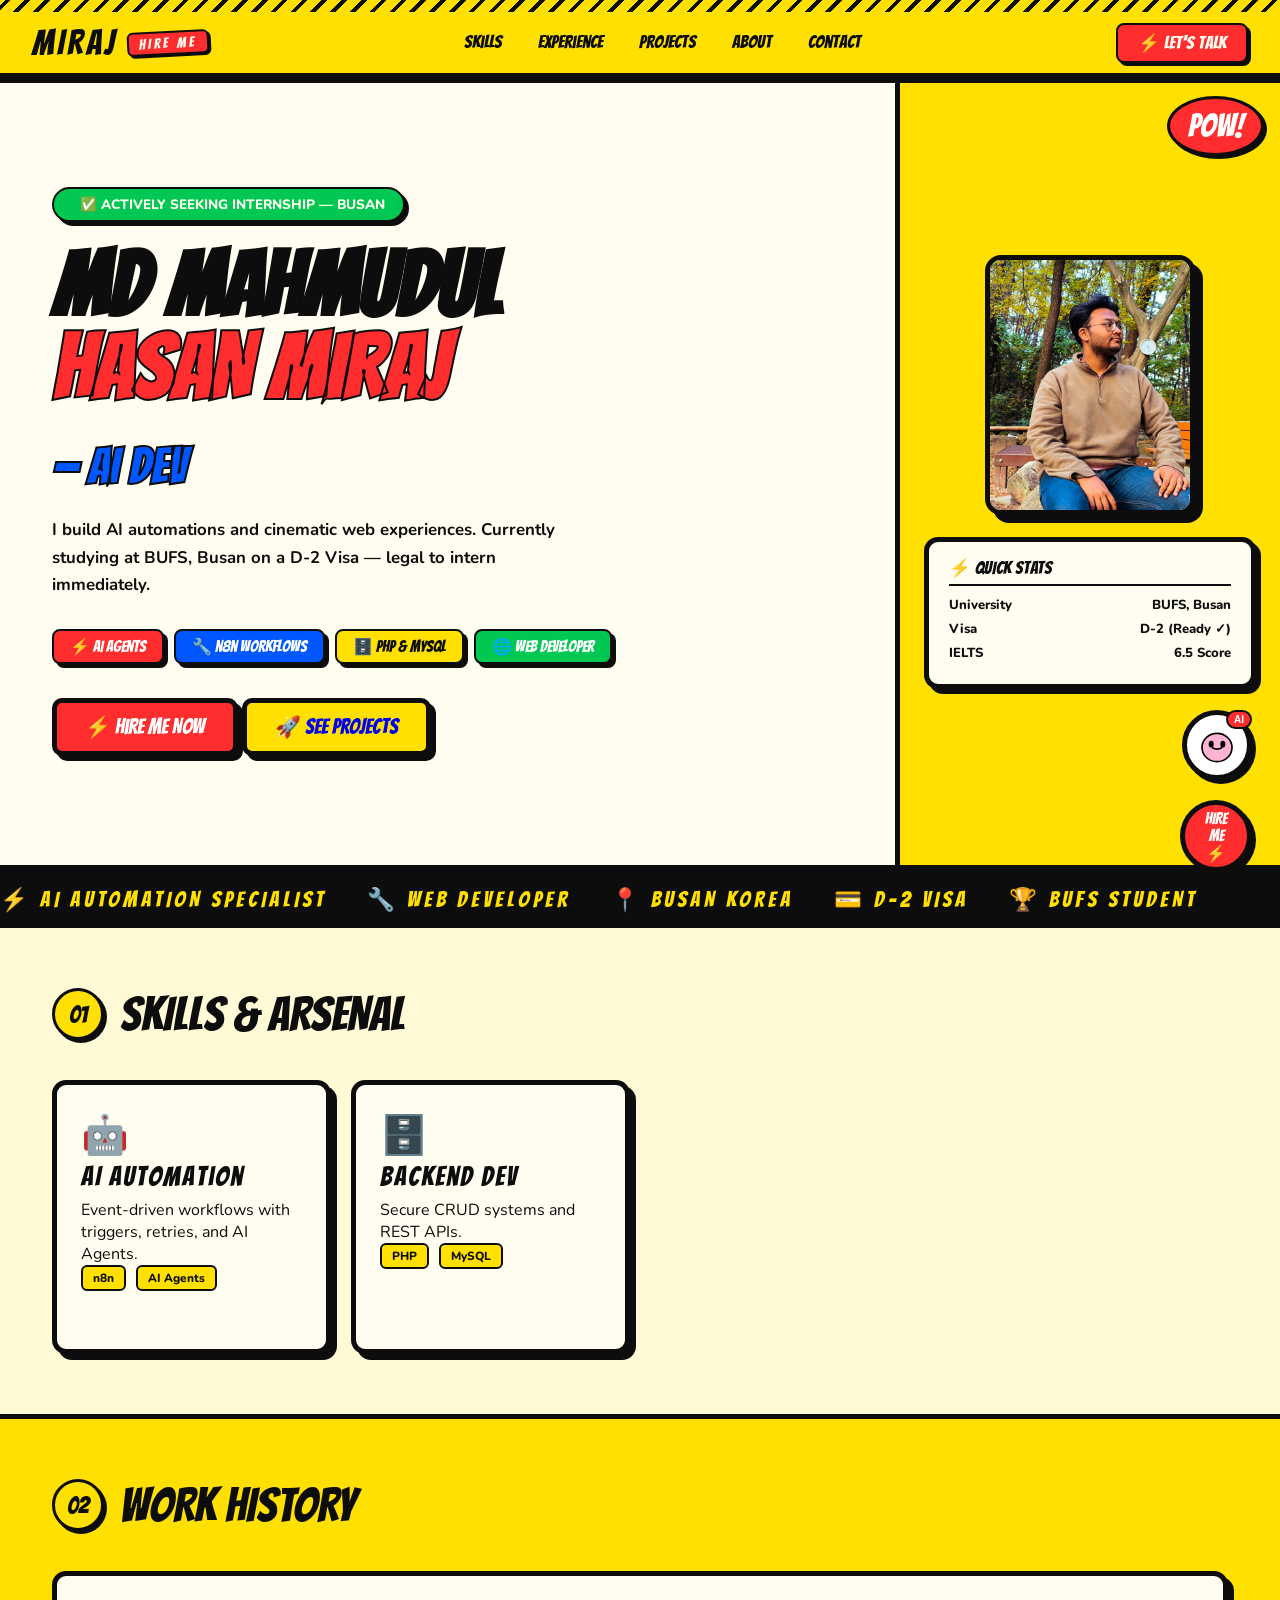
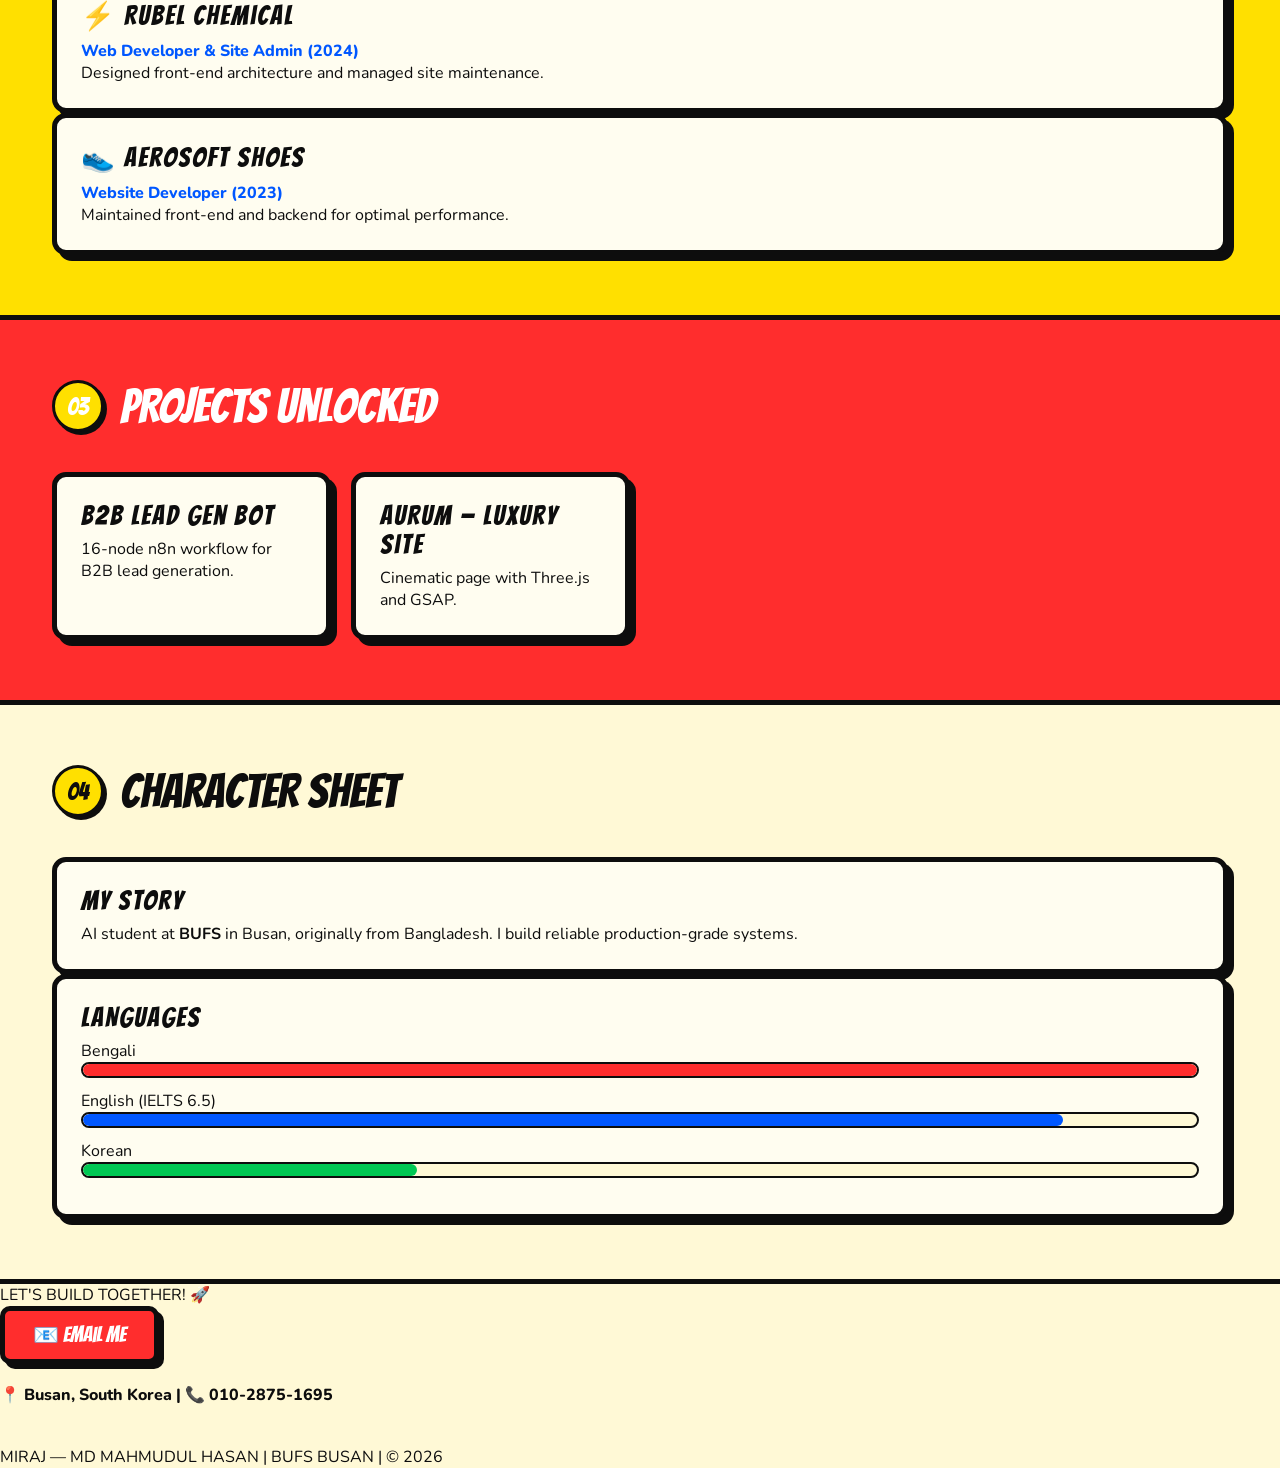
<file: index.html>
<!DOCTYPE html>
<html lang="en">
<head>
  <meta charset="UTF-8" />
  <meta name="viewport" content="width=device-width, initial-scale=1" />
  <meta property="og:title" content="MIRAJ — AI Dev & Automation Hero" />
  <meta property="og:description" content="AI Automation | PHP & MySQL | Workflow Builder | Busan, Korea" />
  <title>MIRAJ • Md Mahmudul Hasan — Portfolio</title>
  <link rel="preconnect" href="https://fonts.googleapis.com" />
  <link rel="preconnect" href="https://fonts.gstatic.com" crossorigin />
  <link href="https://fonts.googleapis.com/css2?family=Bangers&family=Nunito:wght@400;600;700;800;900&display=swap" rel="stylesheet" />

  <style>
    :root {
      --yellow: #FFE000; --red: #FF2D2D; --blue: #0057FF; --ink: #0D0D0D;
      --white: #FFFDF0; --cream: #FFF9D6; --green: #00C853;
      --border: 3px solid var(--ink); --border-thick: 5px solid var(--ink);
      --shadow: 4px 4px 0px var(--ink); --shadow-big: 6px 6px 0px var(--ink);
    }
    *, *::before, *::after { box-sizing: border-box; margin: 0; padding: 0; }
    html { scroll-behavior: smooth; }
    body { font-family: 'Nunito', sans-serif; background: var(--cream); color: var(--ink); overflow-x: hidden; }
    body::before { content: ''; position: fixed; inset: 0; background-image: radial-gradient(circle, rgba(0,0,0,0.07) 1px, transparent 1px); background-size: 20px 20px; pointer-events: none; z-index: 0; }
    .stripe-bar { background: repeating-linear-gradient(-45deg, var(--yellow), var(--yellow) 10px, var(--ink) 10px, var(--ink) 14px); height: 12px; width: 100%; }

    /* NAV */
    nav { position: sticky; top: 0; z-index: 100; background: var(--yellow); border-bottom: var(--border-thick); display: flex; align-items: center; justify-content: space-between; padding: 0 32px; height: 66px; box-shadow: 0 5px 0 var(--ink); }
    .nav-logo { font-family: 'Bangers', cursive; font-size: 2.2rem; letter-spacing: 3px; color: var(--ink); text-decoration: none; display: flex; align-items: center; gap: 10px; }
    .nav-logo .badge { background: var(--red); color: var(--white); border: 2px solid var(--ink); border-radius: 6px; padding: 2px 10px; font-size: 0.9rem; transform: rotate(-3deg); box-shadow: 2px 2px 0 var(--ink); }
    .nav-links { display: flex; gap: 4px; list-style: none; }
    .nav-links a { font-family: 'Bangers', cursive; font-size: 1.15rem; text-decoration: none; color: var(--ink); padding: 7px 16px; border-radius: 8px; transition: 0.15s; }
    .nav-links a:hover { background: var(--ink); color: var(--yellow); transform: translateY(-2px); }
    .nav-hire { font-family: 'Bangers', cursive; font-size: 1.1rem; background: var(--red); color: var(--white); border: 2px solid var(--ink); box-shadow: 3px 3px 0 var(--ink); padding: 8px 20px; border-radius: 8px; text-decoration: none; cursor: pointer; }

    /* HERO */
    .hero { display: grid; grid-template-columns: 1fr 380px; min-height: 88vh; border-bottom: var(--border-thick); position: relative; z-index: 1; }
    .hero-left { background: var(--white); border-right: var(--border-thick); padding: 50px 52px; display: flex; flex-direction: column; justify-content: center; position: relative; overflow: hidden; }
    .status-pill { display: inline-flex; align-items: center; gap: 8px; background: var(--green); color: var(--white); border: 2px solid var(--ink); border-radius: 30px; padding: 6px 18px; font-size: 0.85rem; font-weight: 800; box-shadow: var(--shadow); margin-bottom: 22px; width: fit-content; animation: pulse-pill 2s infinite; }
    @keyframes pulse-pill { 0%,100%{transform:scale(1)} 50%{transform:scale(1.04)} }
    .hero-title { font-family: 'Bangers', cursive; font-size: clamp(3.5rem, 7vw, 6.5rem); line-height: 0.93; }
    .red-stroke { color: var(--red); -webkit-text-stroke: 2px var(--ink); display: block; }
    .blue-stroke { color: var(--blue); -webkit-text-stroke: 2px var(--ink); }
    .hero-sub { font-size: 1.05rem; font-weight: 700; margin: 22px 0 30px; line-height: 1.65; max-width: 530px; }
    .chips { display: flex; flex-wrap: wrap; gap: 10px; margin-bottom: 34px; }
    .chip { font-family: 'Bangers', cursive; font-size: 1rem; padding: 6px 16px; border: 2px solid var(--ink); border-radius: 8px; box-shadow: var(--shadow); transition: 0.15s; }
    .chip-r { background: var(--red); color: white; } .chip-b { background: var(--blue); color: white; } .chip-y { background: var(--yellow); } .chip-g { background: var(--green); color: white; }
    .btn { font-family: 'Bangers', cursive; font-size: 1.3rem; padding: 12px 28px; border: var(--border-thick); border-radius: 10px; text-decoration: none; box-shadow: 5px 5px 0 var(--ink); transition: 0.15s; display: inline-flex; align-items: center; gap: 8px; }
    .btn-red { background: var(--red); color: white; } .btn-yellow { background: var(--yellow); } .btn-blue { background: var(--blue); color: white; }
    .btn:hover { transform: translate(-3px,-3px); box-shadow: 8px 8px 0 var(--ink); }

    /* HERO RIGHT */
    .hero-right { background: var(--yellow); display: flex; flex-direction: column; align-items: center; justify-content: center; padding: 32px 24px; gap: 22px; position: relative; }
    .pow { font-family: 'Bangers', cursive; position: absolute; border: 3px solid var(--ink); box-shadow: 3px 3px 0 var(--ink); animation: wobble 3s infinite; }
    .pow-1 { top: 18px; right: 16px; background: var(--red); color: white; padding: 10px 18px; border-radius: 50%; font-size: 2rem; }
    @keyframes wobble { 0%,100%{transform:rotate(-3deg) scale(1)} 50%{transform:rotate(3deg) scale(1.06)} }
    .profile-frame { width: 210px; height: 260px; border: var(--border-thick); border-radius: 16px; overflow: hidden; box-shadow: 8px 8px 0 var(--ink); background: var(--white); }
    .profile-frame img { width: 100%; height: 100%; object-fit: cover; }
    .stat-card { background: var(--white); border: var(--border-thick); border-radius: 14px; padding: 16px 20px; box-shadow: 5px 5px 0 var(--ink); width: 100%; }
    .stat-card-title { font-family: 'Bangers', cursive; font-size: 1.1rem; border-bottom: 2px solid var(--ink); margin-bottom: 10px; padding-bottom: 6px; }
    .stat-row { display: flex; justify-content: space-between; font-size: 0.82rem; font-weight: 800; margin-bottom: 6px; }

    /* TICKER & SECTIONS */
    .ticker-wrap { background: var(--ink); height: 58px; overflow: hidden; display: flex; align-items: center; }
    .ticker-inner { white-space: nowrap; animation: ticker 20s linear infinite; font-family: 'Bangers'; font-size: 1.4rem; color: var(--yellow); letter-spacing: 4px; }
    @keyframes ticker { from{transform:translateX(0)} to{transform:translateX(-50%)} }
    .section { padding: 60px 52px; border-bottom: var(--border-thick); }
    .section-title { font-family: 'Bangers'; font-size: 3rem; margin-bottom: 40px; display: flex; align-items: center; gap: 16px; }
    .num-badge { background: var(--yellow); border: 3px solid var(--ink); border-radius: 50%; width: 52px; height: 52px; display: flex; align-items: center; justify-content: center; font-size: 1.5rem; box-shadow: 3px 3px 0 var(--ink); }
    .stats-row { display: grid; grid-template-columns: repeat(4, 1fr); border: var(--border-thick); border-radius: 14px; overflow: hidden; box-shadow: var(--shadow-big); }
    .stat-box { background: var(--white); border-right: var(--border-thick); padding: 28px 16px; text-align: center; }
    .stat-box:last-child { border-right: none; }
    .big-num { font-family: 'Bangers'; font-size: 4.5rem; line-height: 1; }

    /* CARDS */
    .skills-grid, .projects-grid { display: grid; grid-template-columns: repeat(auto-fill, minmax(260px, 1fr)); gap: 20px; }
    .skill-card, .project-card, .exp-card, .about-card, .cert-card { background: var(--white); border: var(--border-thick); border-radius: 14px; padding: 24px; box-shadow: var(--shadow-big); transition: 0.18s; }
    .skill-card:hover, .project-card:hover, .exp-card:hover { transform: translate(-4px,-4px); box-shadow: 10px 10px 0 var(--ink); }
    .skill-title, .project-title, .exp-company, .about-title, .cert-title { font-family: 'Bangers'; font-size: 1.7rem; margin-bottom: 8px; letter-spacing: 2px; }
    .skill-tag, .project-tag { background: var(--yellow); border: 2px solid var(--ink); border-radius: 6px; padding: 3px 10px; font-size: 0.74rem; font-weight: 800; }
    
    /* ABOUT BARS */
    .lang-bar { height: 16px; background: var(--cream); border: 2px solid var(--ink); border-radius: 20px; overflow: hidden; margin-bottom: 12px; }
    .lang-fill { height: 100%; border-radius: 20px; }
    .lf-n { background: var(--red); } .lf-f { background: var(--blue); } .lf-b { background: var(--green); }

    /* CAT BOT UI (FIXED OVERLAP) */
    .vr-robot { position: fixed; bottom: 120px; right: 28px; z-index: 1000; background: white; border: var(--border-thick); border-radius: 50%; width: 70px; height: 70px; cursor: pointer; display: flex; align-items: center; justify-content: center; box-shadow: var(--shadow); }
    .vr-badge { position: absolute; top: -5px; right: -5px; background: var(--red); color: white; padding: 2px 6px; border-radius: 10px; border: 2px solid var(--ink); font-weight: 900; font-size: 10px; }
    .vr-pop { position: fixed; bottom: 200px; right: 28px; background: white; border: var(--border-thick); padding: 15px; border-radius: 15px; z-index: 1000; box-shadow: var(--shadow-big); display: none; }
    .vr-pop.is-show { display: block; }
    .vr-panel { position: fixed; inset: 0; background: rgba(0,0,0,0.6); z-index: 2000; display: none; align-items: center; justify-content: center; }
    .vr-panel.is-open { display: flex; }
    .vr-panel-card { background: white; border: 4px solid var(--ink); width: 400px; max-width: 90vw; border-radius: 20px; padding: 20px; box-shadow: 12px 12px 0 var(--ink); }
    .vr-log { height: 250px; overflow-y: auto; border: 2px solid var(--ink); margin: 10px 0; padding: 10px; background: var(--cream); display: flex; flex-direction: column; gap: 8px; }
    .vr-bubble { background: white; border: 2px solid var(--ink); padding: 8px 12px; border-radius: 12px; font-size: 14px; max-width: 85%; }
    .vr-bubble.me { background: var(--blue); color: white; align-self: flex-end; }
    
    .float-btn { position: fixed; bottom: 28px; right: 28px; z-index: 999; background: var(--red); color: white; border: var(--border-thick); border-radius: 50%; width: 72px; height: 72px; display: flex; align-items: center; justify-content: center; font-family: 'Bangers'; text-align: center; box-shadow: var(--shadow); animation: float 3s infinite; text-decoration: none; }
    @keyframes float { 0%,100%{transform:translateY(0)} 50%{transform:translateY(-8px)} }
    .reveal { opacity: 0; transform: translateY(28px); transition: 0.5s ease; }
    .reveal.visible { opacity: 1; transform: translateY(0); }
  </style>
</head>
<body>

<div class="stripe-bar"></div>
<nav>
  <a class="nav-logo" href="#hero">MIRAJ <span class="badge">HIRE ME</span></a>
  <ul class="nav-links">
    <li><a href="#skills">Skills</a></li>
    <li><a href="#experience">Experience</a></li>
    <li><a href="#projects">Projects</a></li>
    <li><a href="#about">About</a></li>
    <li><a href="#contact">Contact</a></li>
  </ul>
  <a class="nav-hire" href="#contact">⚡ Let's Talk</a>
</nav>

<section class="hero" id="hero">
  <div class="hero-left">
    <div class="status-pill"><span class="dot"></span> ✅ ACTIVELY SEEKING INTERNSHIP — BUSAN</div>
    <h1 class="hero-title">MD MAHMUDUL<br/><span class="red-stroke">HASAN MIRAJ</span><span class="blue-stroke" style="font-size:55%;">— AI DEV</span></h1>
    <p class="hero-sub">I build <strong>AI automations</strong> and <strong>cinematic web experiences</strong>. Currently studying at <strong>BUFS, Busan</strong> on a D-2 Visa — legal to intern immediately.</p>
    <div class="chips">
      <span class="chip chip-r">⚡ AI Agents</span><span class="chip chip-b">🔧 n8n Workflows</span><span class="chip chip-y">🗄️ PHP & MySQL</span><span class="chip chip-g">🌐 Web Developer</span>
    </div>
    <div class="cta-row">
      <a class="btn btn-red" href="#contact">⚡ Hire Me Now</a>
      <a class="btn btn-yellow" href="#projects">🚀 See Projects</a>
    </div>
  </div>
  <aside class="hero-right">
    <div class="pow pow-1">POW!</div>
    <div class="profile-frame">
      <img src="profile-hero.png" alt="Miraj" onerror="this.src='https://via.placeholder.com/210x260?text=MIRAJ'">
    </div>
    <div class="stat-card">
      <div class="stat-card-title">⚡ QUICK STATS</div>
      <div class="stat-row"><span>University</span><span>BUFS, Busan</span></div>
      <div class="stat-row"><span>Visa</span><span>D-2 (Ready ✓)</span></div>
      <div class="stat-row"><span>IELTS</span><span>6.5 Score</span></div>
    </div>
  </aside>
</section>

<div class="ticker-wrap"><div class="ticker-inner">⚡ AI AUTOMATION SPECIALIST &nbsp;&nbsp;&nbsp; 🔧 WEB DEVELOPER &nbsp;&nbsp;&nbsp; 📍 BUSAN KOREA &nbsp;&nbsp;&nbsp; 💳 D-2 VISA &nbsp;&nbsp;&nbsp; 🏆 BUFS STUDENT &nbsp;&nbsp;&nbsp;</div></div>

<section class="section" id="skills">
  <div class="section-title reveal"><div class="num-badge">01</div>SKILLS & ARSENAL</div>
  <div class="skills-grid">
    <div class="skill-card sc-red reveal">
      <span style="font-size:2.4rem">🤖</span>
      <div class="skill-title">AI Automation</div>
      <p>Event-driven workflows with triggers, retries, and AI Agents.</p>
      <div class="chips"><span class="skill-tag">n8n</span><span class="skill-tag">AI Agents</span></div>
    </div>
    <div class="skill-card sc-blue reveal">
      <span style="font-size:2.4rem">🗄️</span>
      <div class="skill-title">Backend Dev</div>
      <p>Secure CRUD systems and REST APIs.</p>
      <div class="chips"><span class="skill-tag">PHP</span><span class="skill-tag">MySQL</span></div>
    </div>
  </div>
</section>

<section class="section" id="experience" style="background:var(--yellow);">
  <div class="section-title reveal"><div class="num-badge">02</div>WORK HISTORY</div>
  <div class="exp-list">
    <div class="exp-card reveal">
      <div class="exp-company">⚡ Rubel Chemical</div>
      <div style="color:var(--blue); font-weight:800;">Web Developer & Site Admin (2024)</div>
      <p>Designed front-end architecture and managed site maintenance.</p>
    </div>
    <div class="exp-card reveal">
      <div class="exp-company">👟 AeroSoft Shoes</div>
      <div style="color:var(--blue); font-weight:800;">Website Developer (2023)</div>
      <p>Maintained front-end and backend for optimal performance.</p>
    </div>
  </div>
</section>

<section class="section" id="projects" style="background:var(--red);">
  <div class="section-title reveal" style="color:white;"><div class="num-badge">03</div>PROJECTS UNLOCKED</div>
  <div class="projects-grid">
    <div class="project-card reveal">
      <div class="project-title">B2B Lead Gen Bot</div>
      <p>16-node n8n workflow for B2B lead generation.</p>
    </div>
    <div class="project-card reveal">
      <div class="project-title">AURUM — Luxury Site</div>
      <p>Cinematic page with Three.js and GSAP.</p>
    </div>
  </div>
</section>

<section class="section" id="about">
  <div class="section-title reveal"><div class="num-badge">04</div>CHARACTER SHEET</div>
  <div class="about-grid">
    <div class="about-card reveal">
      <div class="about-title">MY STORY</div>
      <p>AI student at <strong>BUFS</strong> in Busan, originally from Bangladesh. I build reliable production-grade systems.</p>
    </div>
    <div class="about-card reveal">
      <div class="about-title">LANGUAGES</div>
      <span>Bengali</span><div class="lang-bar"><div class="lang-fill lf-n" style="width:100%"></div></div>
      <span>English (IELTS 6.5)</span><div class="lang-bar"><div class="lang-fill lf-f" style="width:88%"></div></div>
      <span>Korean</span><div class="lang-bar"><div class="lang-fill lf-b" style="width:30%"></div></div>
    </div>
  </div>
</section>

<footer id="contact">
  <div class="contact-bubble">
    <div class="contact-h">LET'S BUILD TOGETHER! 🚀</div>
    <a class="btn btn-red" href="mailto:mirajmdmahmudulhasan@gmail.com">📧 Email Me</a>
    <p style="margin-top:20px; font-weight:800;">📍 Busan, South Korea | 📞 010-2875-1695</p>
  </div>
  <div style="margin-top:40px;">MIRAJ — MD MAHMUDUL HASAN | BUFS BUSAN | © 2026</div>
</footer>

<a class="float-btn" href="#contact">HIRE<br/>ME<br/>⚡</a>

<button class="vr-robot" id="vrRobot">
  <svg width="40" height="40" viewBox="0 0 48 48"><ellipse cx="24" cy="27" rx="18" ry="17" fill="#FFB4D2" stroke="black" stroke-width="2"/><ellipse cx="17" cy="23" rx="3" ry="4" fill="black"/><ellipse cx="31" cy="23" rx="3" ry="4" fill="black"/><path d="M18 27 Q24 31 30 27" stroke="black" stroke-width="2" fill="none"/></svg>
  <span class="vr-badge">AI</span>
</button>

<div class="vr-pop" id="vrPop">
  <div style="font-weight:900; margin-bottom:10px;">🐱 Enable AI Voice?</div>
  <button class="btn btn-blue" id="vrYes" style="font-size:1rem; padding:5px 10px">🎙 Yes</button>
  <button class="btn btn-red" id="vrNo" style="font-size:1rem; padding:5px 10px">No</button>
</div>

<div class="vr-panel" id="vrPanel">
  <div class="vr-panel-card">
    <div class="vr-panel-head"><span class="vr-title">Miraj Assistant 🐱</span><button id="vrClose" style="background:none; border:none; cursor:pointer; font-weight:900;">✕</button></div>
    <div class="vr-log" id="vrLog"></div>
    <div class="vr-text-row"><input class="vr-text-in" id="vrTextInput" placeholder="Ask about BUFS, Visa, or AI..."/><button id="vrSendText" style="background:var(--blue); color:white; border-radius:8px; padding:5px 15px;">➤</button></div>
  </div>
</div>

<script>
  const observer = new IntersectionObserver(entries => {
    entries.forEach(e => { if (e.isIntersecting) e.target.classList.add('visible'); });
  }, { threshold: 0.1 });
  document.querySelectorAll('.reveal').forEach(el => observer.observe(el));
</script>
<script src="voice-bot.js"></script>

</body>
</html>
</file>
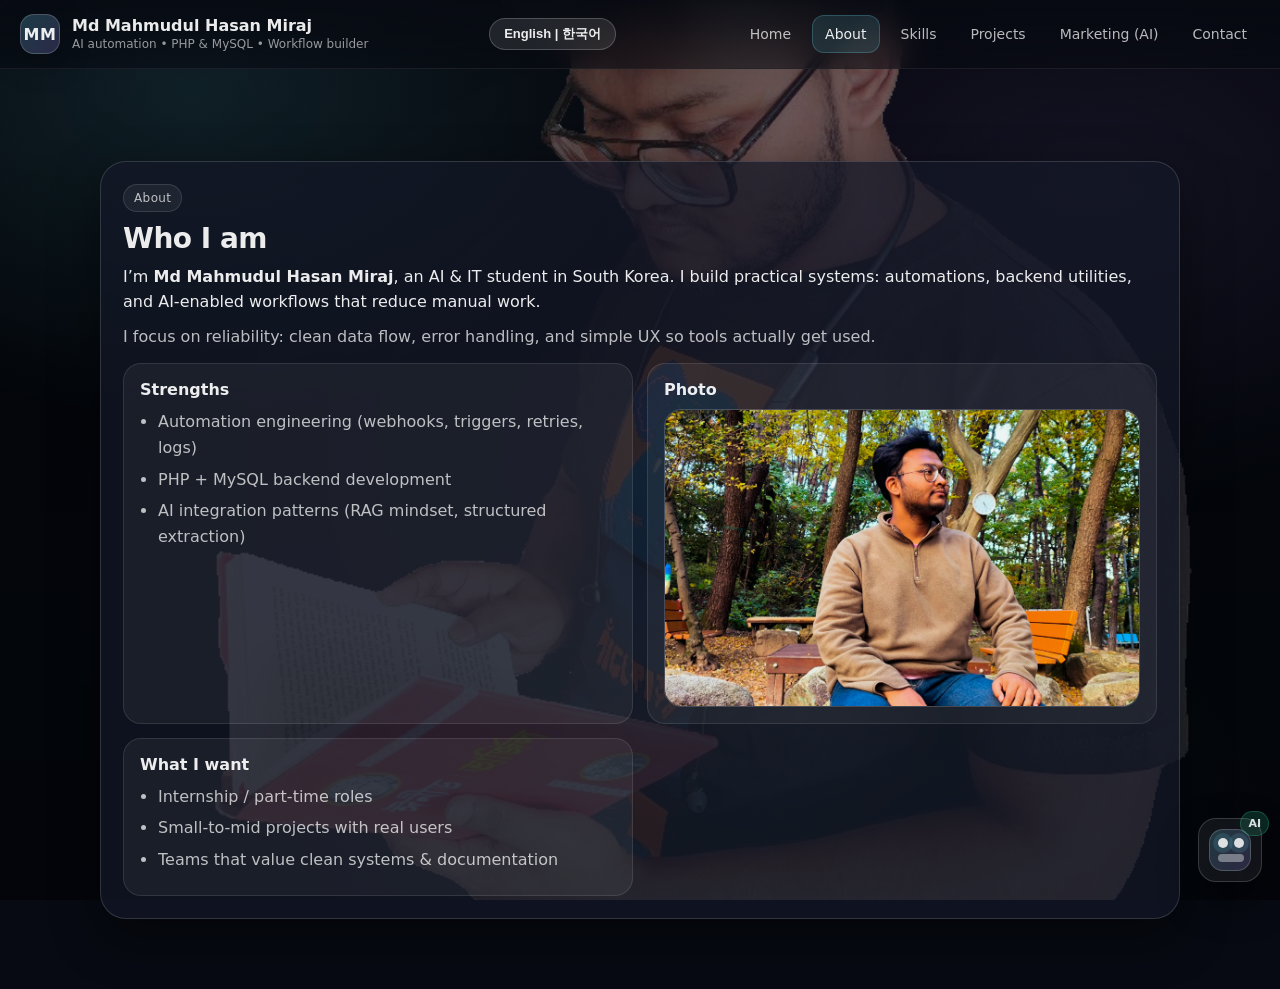
<file: about.html>
<!DOCTYPE html>
<html lang="en">
<head>
  <meta charset="UTF-8" />
  <meta name="viewport" content="width=device-width, initial-scale=1" />
  <title>About • Md Mahmudul Hasan Miraj</title>
  <link rel="stylesheet" href="styles.css" />
</head>
<body>
  <div class="bg"></div>
  <div class="bg2"></div>

  <header class="topbar">
    <a class="brand" href="index.html" aria-label="Go to home">
      <div class="brand-badge">MM</div>
      <div class="brand-text">
        <div class="brand-name">Md Mahmudul Hasan Miraj</div>
        <div class="brand-sub">AI automation • PHP & MySQL • Workflow builder</div>
      </div>
    </a>

    <div class="nav-wrap">
      <button onclick="toggleLanguage()" class="lang-btn">English | 한국어</button>
      <button class="nav-toggle" id="navToggle" aria-label="Open menu" aria-controls="siteNav" aria-expanded="false">
        <span></span><span></span><span></span>
      </button>
    </div>
    
    <nav class="nav" id="siteNav">
      <a href="index.html"><span class="lang-en">Home</span><span class="lang-ko">홈</span></a>
      <a class="active" href="about.html"><span class="lang-en">About</span><span class="lang-ko">소개</span></a>
      <a href="skills.html"><span class="lang-en">Skills</span><span class="lang-ko">기술</span></a>
      <a href="projects.html"><span class="lang-en">Projects</span><span class="lang-ko">프로젝트</span></a>
      <a href="content.html"><span class="lang-en">Marketing (AI)</span><span class="lang-ko">마케팅 (AI)</span></a>
      <a href="contact.html"><span class="lang-en">Contact</span><span class="lang-ko">연락처</span></a>
    </nav>
  </header>

  <main class="container">
    
<section class="card reveal">
  <div class="section-label"><span class="lang-en">About</span><span class="lang-ko">자기소개</span></div>
  <h1 class="page-title"><span class="lang-en">Who I am</span><span class="lang-ko">저는 이런 사람입니다</span></h1>
  
  <div class="lang-en">
      <p class="p">I’m <b>Md Mahmudul Hasan Miraj</b>, an AI & IT student in South Korea. I build practical systems: automations, backend utilities, and AI-enabled workflows that reduce manual work.</p>
      <p class="p muted">I focus on reliability: clean data flow, error handling, and simple UX so tools actually get used.</p>
  </div>
  <div class="lang-ko">
      <p class="p">반갑습니다. 저는 한국에서 유학 중인 AI 및 IT 전공생 <b>Md Mahmudul Hasan Miraj</b>입니다. 저는 단순 반복 업무를 줄여주는 자동화 시스템, 백엔드 유틸리티, 그리고 AI 기반 워크플로우를 개발합니다.</p>
      <p class="p muted">제가 가장 중요하게 생각하는 것은 '신뢰성'입니다. 깔끔한 데이터 흐름, 철저한 에러 처리, 그리고 사용자가 실제로 편리하게 쓸 수 있는 UX를 지향합니다.</p>
  </div>

  <div class="grid-2">
    <div class="card-soft">
      <div class="h3"><span class="lang-en">Strengths</span><span class="lang-ko">강점</span></div>
      <ul class="list lang-en">
        <li>Automation engineering (webhooks, triggers, retries, logs)</li>
        <li>PHP + MySQL backend development</li>
        <li>AI integration patterns (RAG mindset, structured extraction)</li>
      </ul>
      <ul class="list lang-ko">
        <li>자동화 엔지니어링 (웹훅, 트리거, 재시도 로직, 로그 관리)</li>
        <li>PHP + MySQL 백엔드 개발</li>
        <li>AI 통합 및 구현 (RAG, 정형 데이터 추출)</li>
      </ul>
    </div>
    <div class="card-soft">
      <div class="h3"><span class="lang-en">Photo</span><span class="lang-ko">사진</span></div>
      <div class="profile-photo" style="margin-top:10px;"><img src="profile-hero.png" alt="Md Mahmudul Hasan Miraj" loading="lazy" /></div>
    </div>
    <div class="card-soft">
      <div class="h3"><span class="lang-en">What I want</span><span class="lang-ko">희망 직무</span></div>
      <ul class="list lang-en">
        <li>Internship / part-time roles</li>
        <li>Small-to-mid projects with real users</li>
        <li>Teams that value clean systems & documentation</li>
      </ul>
      <ul class="list lang-ko">
        <li>인턴십 또는 파트타임 (아르바이트)</li>
        <li>실사용자가 있는 중소규모 프로젝트</li>
        <li>체계적인 시스템과 문서를 중요시하는 팀</li>
      </ul>
    </div>
  </div>
</section>

  </main>

  <div class="vr-robot" id="vrRobot" role="button" tabindex="0"><div class="vr-face"><div class="vr-eye"></div><div class="vr-eye"></div><div class="vr-mouth"></div></div><div class="vr-badge">AI</div></div>
  <div class="vr-pop" id="vrPop" aria-live="polite"><div class="vr-pop-title">Hi 👋 I’m Miraj’s assistant</div><div class="vr-pop-sub">Want voice help?</div><div class="vr-pop-actions"><button class="btn btn-primary btn-sm" id="vrYes" type="button">Yes</button><button class="btn btn-ghost btn-sm" id="vrNo" type="button">No</button></div></div>
  <div class="vr-panel" id="vrPanel" aria-hidden="true">
    <div class="vr-panel-card" role="dialog" aria-modal="true" aria-labelledby="vrTitle">
      <div class="vr-panel-head">
        <div><div class="vr-title" id="vrTitle">Miraj’s Voice Receptionist</div><div class="vr-sub">Ask anything • If you want to hire, I’ll collect details</div></div>
        <button class="vr-x" id="vrClose" type="button">✕</button>
      </div>
      <div class="vr-log" id="vrLog"></div>
      <div class="vr-row">
        <button class="vr-btn" id="vrTalk" type="button">🎙️ Talk</button>
        <button class="vr-btn" id="vrStop" type="button">⏹ Stop</button>
        <button class="vr-btn vr-ghost" id="vrVoiceToggle" type="button">🔊 Voice: ON</button>
        <button class="vr-btn vr-ghost" id="vrReset" type="button">↺ Reset</button>
      </div>
      <form class="vr-form" id="vrForm">
        <div class="vr-grid">
          <input class="vr-in" name="name" id="vrName" placeholder="Your name" required />
          <input class="vr-in" name="email" id="vrEmail" placeholder="Your email" type="email" required />
          <input class="vr-in" name="budget" id="vrBudget" placeholder="Budget (optional)" />
        </div>
        <textarea class="vr-in vr-ta" name="message" id="vrMessage" placeholder="What do you need? (project details)" required></textarea>
        <input type="hidden" name="source" value="Portfolio Voice Receptionist" />
        <input type="hidden" name="page" id="vrPage" />
        <button class="vr-send" type="submit">Send to Miraj (Email)</button>
        <div class="vr-note" id="vrNote"></div>
      </form>
    </div>
  </div>

  <script src="app.js"></script>
  <script src="voice-bot.js"></script>
</body>
</html>
</file>
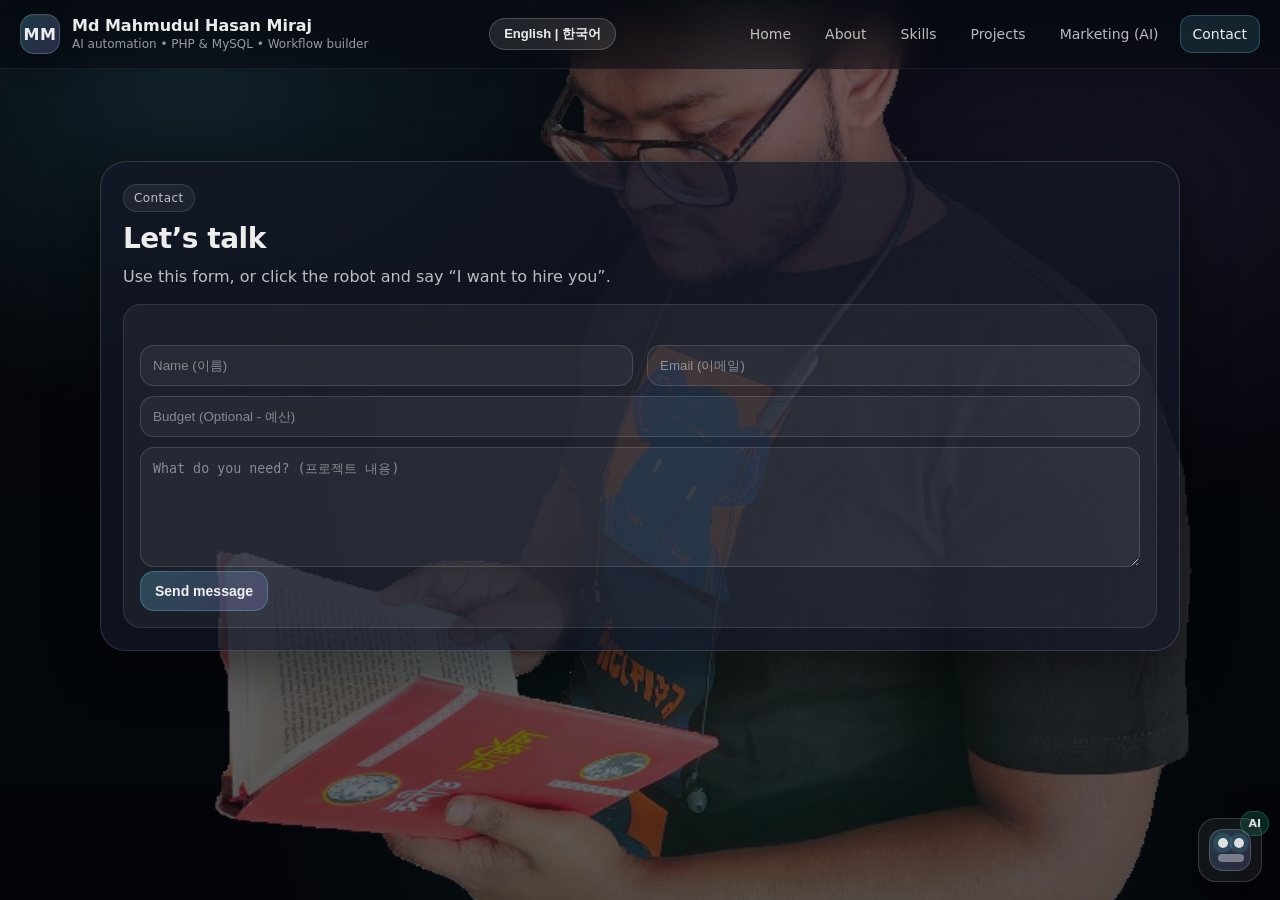
<file: contact.html>
<!DOCTYPE html>
<html lang="en">
<head>
  <meta charset="UTF-8" />
  <meta name="viewport" content="width=device-width, initial-scale=1" />
  <title>Contact • Md Mahmudul Hasan Miraj</title>
  <link rel="stylesheet" href="styles.css" />
</head>
<body>
  <div class="bg"></div>
  <div class="bg2"></div>

  <header class="topbar">
    <a class="brand" href="index.html" aria-label="Go to home">
      <div class="brand-badge">MM</div>
      <div class="brand-text">
        <div class="brand-name">Md Mahmudul Hasan Miraj</div>
        <div class="brand-sub">AI automation • PHP & MySQL • Workflow builder</div>
      </div>
    </a>

    <div class="nav-wrap">
      <button onclick="toggleLanguage()" class="lang-btn">English | 한국어</button>
      <button class="nav-toggle" id="navToggle" aria-label="Open menu" aria-controls="siteNav" aria-expanded="false">
        <span></span><span></span><span></span>
      </button>
    </div>
    
    <nav class="nav" id="siteNav">
      <a href="index.html"><span class="lang-en">Home</span><span class="lang-ko">홈</span></a>
      <a href="about.html"><span class="lang-en">About</span><span class="lang-ko">소개</span></a>
      <a href="skills.html"><span class="lang-en">Skills</span><span class="lang-ko">기술</span></a>
      <a href="projects.html"><span class="lang-en">Projects</span><span class="lang-ko">프로젝트</span></a>
      <a href="content.html"><span class="lang-en">Marketing (AI)</span><span class="lang-ko">마케팅 (AI)</span></a>
      <a class="active" href="contact.html"><span class="lang-en">Contact</span><span class="lang-ko">연락처</span></a>
    </nav>
  </header>

  <main class="container">
    
<section class="card reveal">
  <div class="section-label"><span class="lang-en">Contact</span><span class="lang-ko">연락하기</span></div>
  <h1 class="page-title"><span class="lang-en">Let’s talk</span><span class="lang-ko">프로젝트 문의</span></h1>
  <p class="p muted">
      <span class="lang-en">Use this form, or click the robot and say “I want to hire you”.</span>
      <span class="lang-ko">아래 양식을 작성하시거나, 우측 하단 로봇에게 "채용하고 싶어"라고 말해주세요.</span>
  </p>

  <form class="contact-form card-soft" action="https://formspree.io/f/xdkqjdnr" method="POST">
    <div class="grid-2">
      <input class="vr-in" name="name" placeholder="Name (이름)" required />
      <input class="vr-in" name="email" placeholder="Email (이메일)" type="email" required />
    </div>
    <input class="vr-in" name="budget" placeholder="Budget (Optional - 예산)" />
    <textarea class="vr-in vr-ta" name="message" placeholder="What do you need? (프로젝트 내용)" required></textarea>
    <input type="hidden" name="source" value="Portfolio Contact Page" />
    <button class="btn btn-primary" type="submit"><span class="lang-en">Send message</span><span class="lang-ko">메시지 보내기</span></button>
  </form>
</section>

  </main>

  <div class="vr-robot" id="vrRobot" role="button" tabindex="0"><div class="vr-face"><div class="vr-eye"></div><div class="vr-eye"></div><div class="vr-mouth"></div></div><div class="vr-badge">AI</div></div>
  <div class="vr-pop" id="vrPop" aria-live="polite"><div class="vr-pop-title">Hi 👋 I’m Miraj’s assistant</div><div class="vr-pop-sub">Want voice help?</div><div class="vr-pop-actions"><button class="btn btn-primary btn-sm" id="vrYes" type="button">Yes</button><button class="btn btn-ghost btn-sm" id="vrNo" type="button">No</button></div></div>
  <div class="vr-panel" id="vrPanel" aria-hidden="true">
    <div class="vr-panel-card" role="dialog" aria-modal="true" aria-labelledby="vrTitle">
      <div class="vr-panel-head">
        <div><div class="vr-title" id="vrTitle">Miraj’s Voice Receptionist</div><div class="vr-sub">Ask anything • If you want to hire, I’ll collect details</div></div>
        <button class="vr-x" id="vrClose" type="button">✕</button>
      </div>
      <div class="vr-log" id="vrLog"></div>
      <div class="vr-row">
        <button class="vr-btn" id="vrTalk" type="button">🎙️ Talk</button>
        <button class="vr-btn" id="vrStop" type="button">⏹ Stop</button>
        <button class="vr-btn vr-ghost" id="vrVoiceToggle" type="button">🔊 Voice: ON</button>
        <button class="vr-btn vr-ghost" id="vrReset" type="button">↺ Reset</button>
      </div>
      <form class="vr-form" id="vrForm">
        <div class="vr-grid">
          <input class="vr-in" name="name" id="vrName" placeholder="Your name" required />
          <input class="vr-in" name="email" id="vrEmail" placeholder="Your email" type="email" required />
          <input class="vr-in" name="budget" id="vrBudget" placeholder="Budget (optional)" />
        </div>
        <textarea class="vr-in vr-ta" name="message" id="vrMessage" placeholder="What do you need? (project details)" required></textarea>
        <input type="hidden" name="source" value="Portfolio Voice Receptionist" />
        <input type="hidden" name="page" id="vrPage" />
        <button class="vr-send" type="submit">Send to Miraj (Email)</button>
        <div class="vr-note" id="vrNote"></div>
      </form>
    </div>
  </div>

  <script src="app.js"></script>
  <script src="voice-bot.js"></script>
</body>
</html>
</file>
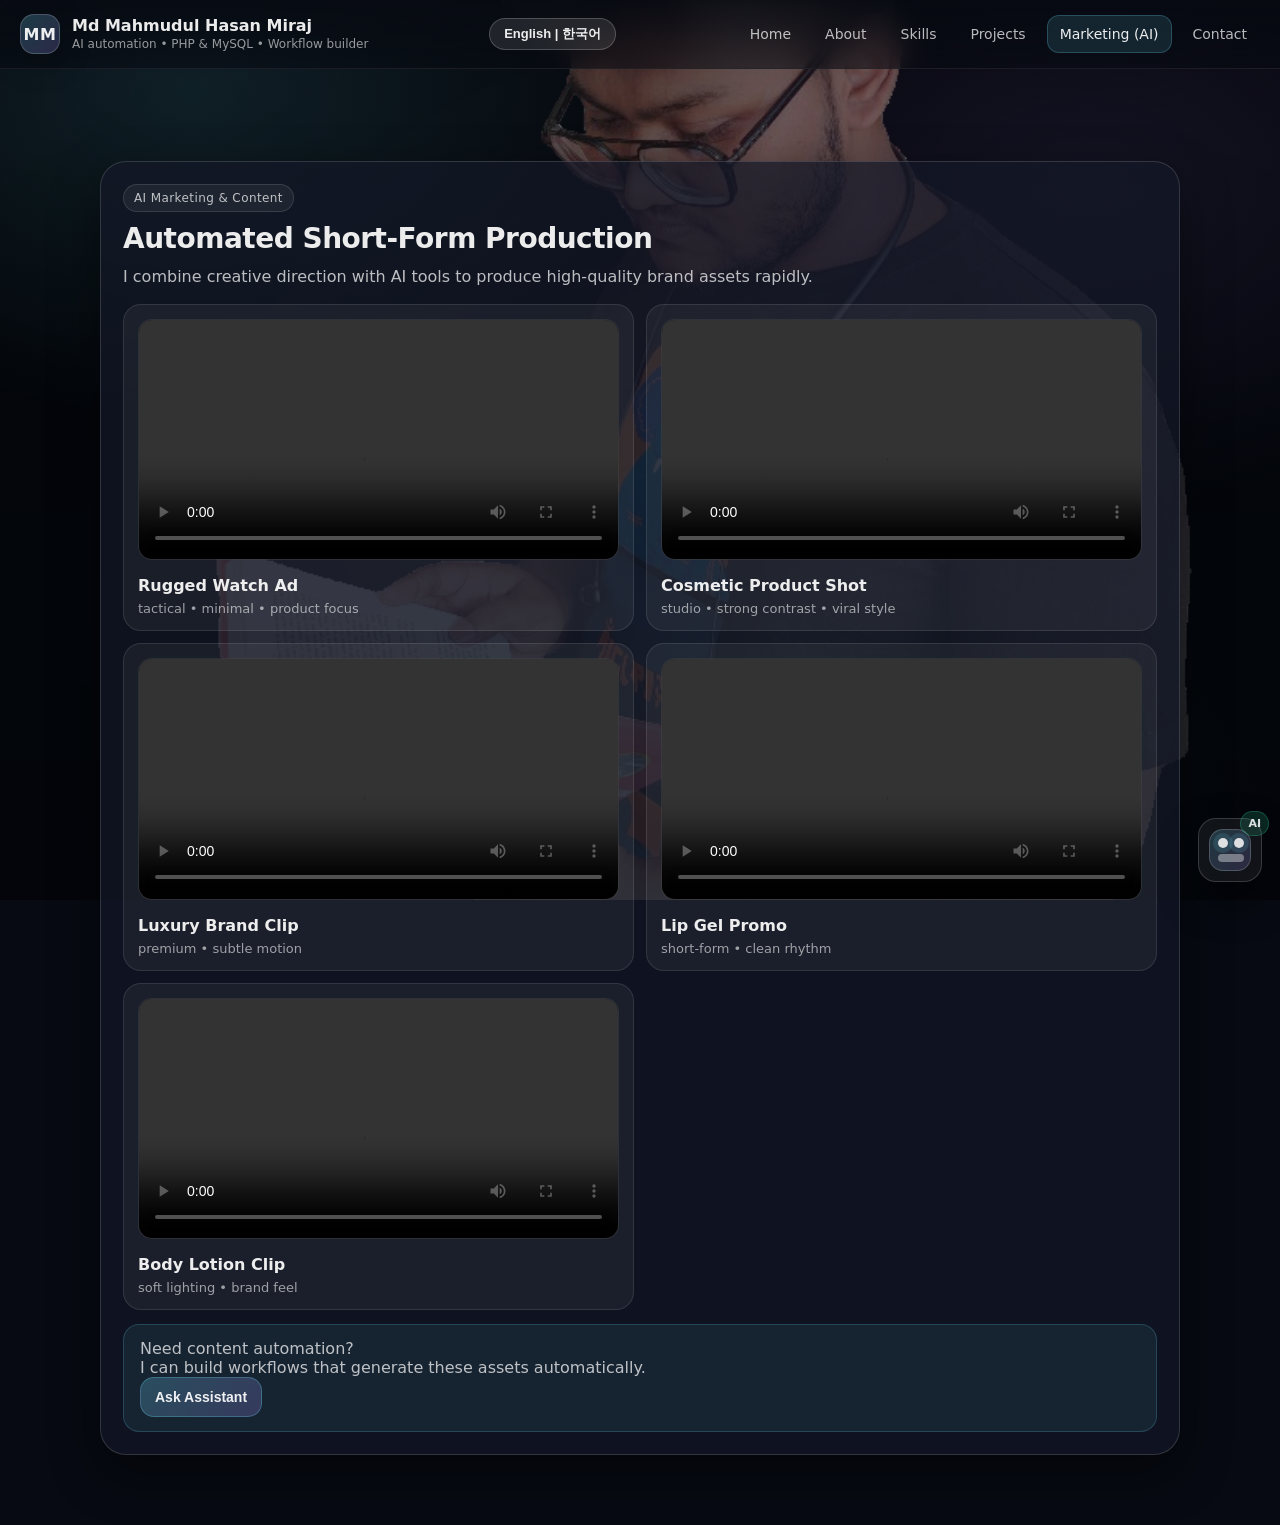
<file: content.html>
<!DOCTYPE html>
<html lang="en">
<head>
  <meta charset="UTF-8" />
  <meta name="viewport" content="width=device-width, initial-scale=1" />
  <title>Marketing (AI) • Md Mahmudul Hasan Miraj</title>
  <link rel="stylesheet" href="styles.css" />
</head>
<body>
  <div class="bg"></div>
  <div class="bg2"></div>

  <header class="topbar">
    <a class="brand" href="index.html" aria-label="Go to home">
      <div class="brand-badge">MM</div>
      <div class="brand-text">
        <div class="brand-name">Md Mahmudul Hasan Miraj</div>
        <div class="brand-sub">AI automation • PHP & MySQL • Workflow builder</div>
      </div>
    </a>

    <div class="nav-wrap">
      <button onclick="toggleLanguage()" class="lang-btn">English | 한국어</button>
      <button class="nav-toggle" id="navToggle" aria-label="Open menu" aria-controls="siteNav" aria-expanded="false">
        <span></span><span></span><span></span>
      </button>
    </div>
    
    <nav class="nav" id="siteNav">
      <a href="index.html"><span class="lang-en">Home</span><span class="lang-ko">홈</span></a>
      <a href="about.html"><span class="lang-en">About</span><span class="lang-ko">소개</span></a>
      <a href="skills.html"><span class="lang-en">Skills</span><span class="lang-ko">기술</span></a>
      <a href="projects.html"><span class="lang-en">Projects</span><span class="lang-ko">프로젝트</span></a>
      <a class="active" href="content.html"><span class="lang-en">Marketing (AI)</span><span class="lang-ko">마케팅 (AI)</span></a>
      <a href="contact.html"><span class="lang-en">Contact</span><span class="lang-ko">연락처</span></a>
    </nav>
  </header>

  <main class="container">
    
<section class="card reveal">
  <div class="section-label"><span class="lang-en">AI Marketing & Content</span><span class="lang-ko">AI 마케팅 및 콘텐츠</span></div>
  <h1 class="page-title"><span class="lang-en">Automated Short-Form Production</span><span class="lang-ko">숏폼 비디오 자동 생산</span></h1>
  <p class="p muted">
      <span class="lang-en">I combine creative direction with AI tools to produce high-quality brand assets rapidly.</span>
      <span class="lang-ko">AI 도구를 활용한 크리에이티브 디렉팅으로 고품질의 브랜드 영상 자산을 신속하게 제작합니다.</span>
  </p>

  <div class="content-grid">
    <article class="content-card card-soft reveal">
      <div class="content-media"><video controls playsinline preload="metadata"><source src="https://res.cloudinary.com/dhtdiwqcv/video/upload/v1767696451/watch.mp4" type="video/mp4" /></video></div>
      <div class="content-body"><div class="content-title">Rugged Watch Ad</div><div class="content-sub">tactical • minimal • product focus</div></div>
    </article>
    <article class="content-card card-soft reveal">
      <div class="content-media"><video controls playsinline preload="metadata"><source src="https://res.cloudinary.com/dhtdiwqcv/video/upload/v1767695897/nailpolish.mp4" type="video/mp4" /></video></div>
      <div class="content-body"><div class="content-title">Cosmetic Product Shot</div><div class="content-sub">studio • strong contrast • viral style</div></div>
    </article>
    <article class="content-card card-soft reveal">
      <div class="content-media"><video controls playsinline preload="metadata"><source src="https://res.cloudinary.com/dhtdiwqcv/video/upload/v1767695591/dior.mp4" type="video/mp4" /></video></div>
      <div class="content-body"><div class="content-title">Luxury Brand Clip</div><div class="content-sub">premium • subtle motion</div></div>
    </article>
    <article class="content-card card-soft reveal">
      <div class="content-media"><video controls playsinline preload="metadata"><source src="https://res.cloudinary.com/dhtdiwqcv/video/upload/v1767695591/lipgel.mp4" type="video/mp4" /></video></div>
      <div class="content-body"><div class="content-title">Lip Gel Promo</div><div class="content-sub">short-form • clean rhythm</div></div>
    </article>
    <article class="content-card card-soft reveal">
      <div class="content-media"><video controls playsinline preload="metadata"><source src="https://res.cloudinary.com/dhtdiwqcv/video/upload/v1767695591/bodylotion.mp4" type="video/mp4" /></video></div>
      <div class="content-body"><div class="content-title">Body Lotion Clip</div><div class="content-sub">soft lighting • brand feel</div></div>
    </article>
  </div>

  <div class="note-box">
  <div>
    <div class="note-title"><span class="lang-en">Need content automation?</span><span class="lang-ko">콘텐츠 자동화가 필요하신가요?</span></div>
    <div class="note-sub"><span class="lang-en">I can build workflows that generate these assets automatically.</span><span class="lang-ko">이러한 자산을 자동으로 생성하는 워크플로우를 구축해드립니다.</span></div>
  </div>
  <button class="btn btn-primary" id="openRobotFromNote" type="button"><span class="lang-en">Ask Assistant</span><span class="lang-ko">비서에게 문의하기</span></button>
</div>
</section>

  </main>

  <div class="vr-robot" id="vrRobot" role="button" tabindex="0"><div class="vr-face"><div class="vr-eye"></div><div class="vr-eye"></div><div class="vr-mouth"></div></div><div class="vr-badge">AI</div></div>
  <div class="vr-pop" id="vrPop" aria-live="polite"><div class="vr-pop-title">Hi 👋 I’m Miraj’s assistant</div><div class="vr-pop-sub">Want voice help?</div><div class="vr-pop-actions"><button class="btn btn-primary btn-sm" id="vrYes" type="button">Yes</button><button class="btn btn-ghost btn-sm" id="vrNo" type="button">No</button></div></div>
  <div class="vr-panel" id="vrPanel" aria-hidden="true">
    <div class="vr-panel-card" role="dialog" aria-modal="true" aria-labelledby="vrTitle">
      <div class="vr-panel-head">
        <div><div class="vr-title" id="vrTitle">Miraj’s Voice Receptionist</div><div class="vr-sub">Ask anything • If you want to hire, I’ll collect details</div></div>
        <button class="vr-x" id="vrClose" type="button">✕</button>
      </div>
      <div class="vr-log" id="vrLog"></div>
      <div class="vr-row">
        <button class="vr-btn" id="vrTalk" type="button">🎙️ Talk</button>
        <button class="vr-btn" id="vrStop" type="button">⏹ Stop</button>
        <button class="vr-btn vr-ghost" id="vrVoiceToggle" type="button">🔊 Voice: ON</button>
        <button class="vr-btn vr-ghost" id="vrReset" type="button">↺ Reset</button>
      </div>
      <form class="vr-form" id="vrForm">
        <div class="vr-grid">
          <input class="vr-in" name="name" id="vrName" placeholder="Your name" required />
          <input class="vr-in" name="email" id="vrEmail" placeholder="Your email" type="email" required />
          <input class="vr-in" name="budget" id="vrBudget" placeholder="Budget (optional)" />
        </div>
        <textarea class="vr-in vr-ta" name="message" id="vrMessage" placeholder="What do you need? (project details)" required></textarea>
        <input type="hidden" name="source" value="Portfolio Voice Receptionist" />
        <input type="hidden" name="page" id="vrPage" />
        <button class="vr-send" type="submit">Send to Miraj (Email)</button>
        <div class="vr-note" id="vrNote"></div>
      </form>
    </div>
  </div>

  <script src="app.js"></script>
  <script src="voice-bot.js"></script>
<script>
  (function(){
    const btn = document.getElementById('openRobotFromNote');
    if(!btn) return;
    btn.addEventListener('click', () => {
      const open = document.getElementById('vrRobot');
      if (open) open.click();
    });
  })();
</script>
</body>
</html>
</file>
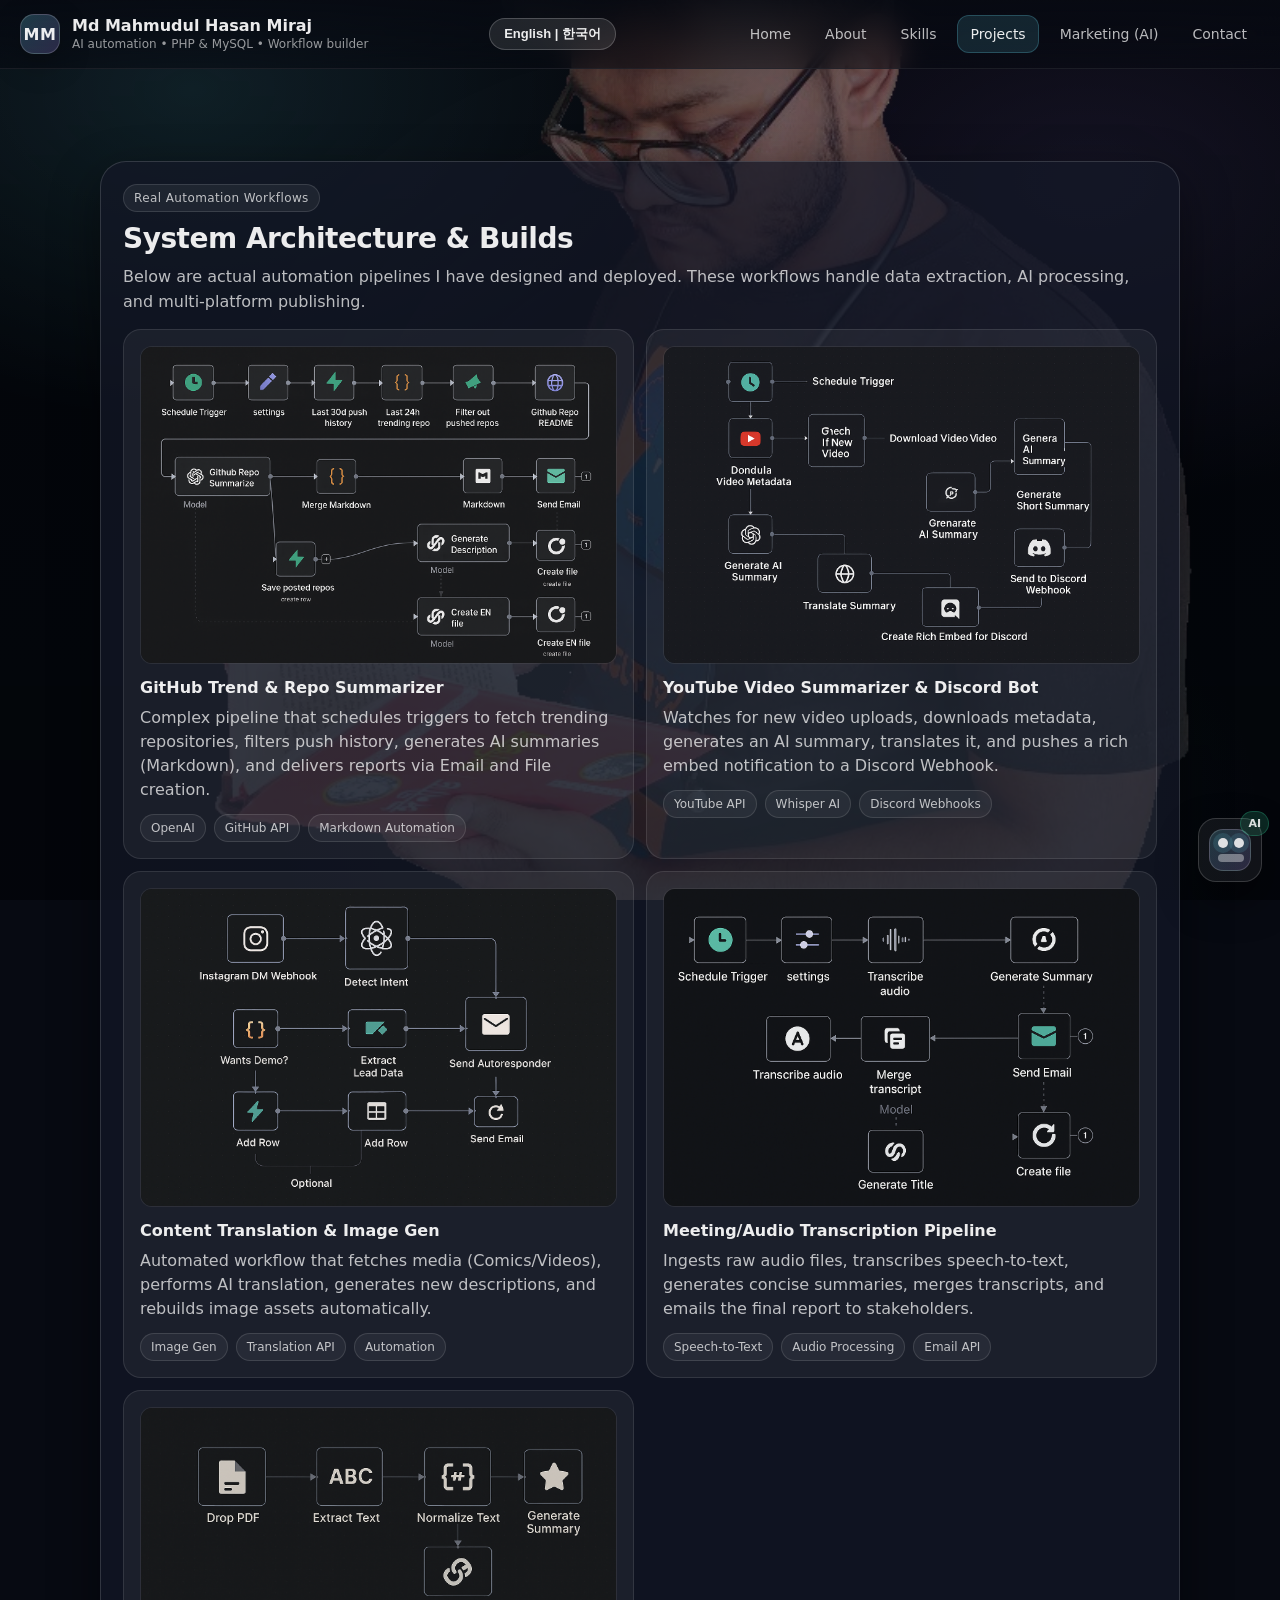
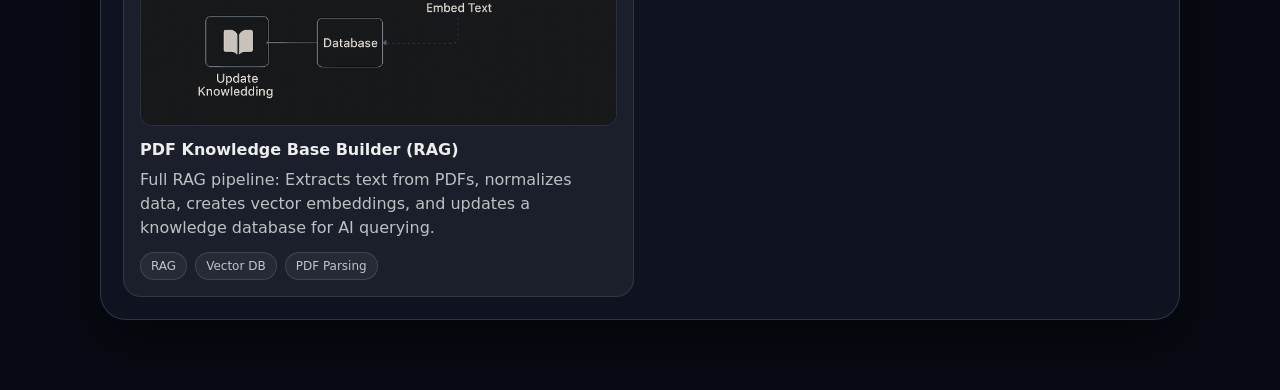
<file: projects.html>
<!DOCTYPE html>
<html lang="en">
<head>
  <meta charset="UTF-8" />
  <meta name="viewport" content="width=device-width, initial-scale=1" />
  <title>Projects • Md Mahmudul Hasan Miraj</title>
  <link rel="stylesheet" href="styles.css" />
</head>
<body>
  <div class="bg"></div>
  <div class="bg2"></div>

  <header class="topbar">
    <a class="brand" href="index.html" aria-label="Go to home">
      <div class="brand-badge">MM</div>
      <div class="brand-text">
        <div class="brand-name">Md Mahmudul Hasan Miraj</div>
        <div class="brand-sub">AI automation • PHP & MySQL • Workflow builder</div>
      </div>
    </a>

    <div class="nav-wrap">
      <button onclick="toggleLanguage()" class="lang-btn">English | 한국어</button>
      <button class="nav-toggle" id="navToggle" aria-label="Open menu" aria-controls="siteNav" aria-expanded="false">
        <span></span><span></span><span></span>
      </button>
    </div>
    
    <nav class="nav" id="siteNav">
      <a href="index.html"><span class="lang-en">Home</span><span class="lang-ko">홈</span></a>
      <a href="about.html"><span class="lang-en">About</span><span class="lang-ko">소개</span></a>
      <a href="skills.html"><span class="lang-en">Skills</span><span class="lang-ko">기술</span></a>
      <a class="active" href="projects.html"><span class="lang-en">Projects</span><span class="lang-ko">프로젝트</span></a>
      <a href="content.html"><span class="lang-en">Marketing (AI)</span><span class="lang-ko">마케팅 (AI)</span></a>
      <a href="contact.html"><span class="lang-en">Contact</span><span class="lang-ko">연락처</span></a>
    </nav>
  </header>

  <main class="container">
    
<section class="card reveal">
  <div class="section-label"><span class="lang-en">Real Automation Workflows</span><span class="lang-ko">실제 자동화 워크플로우</span></div>
  <h1 class="page-title"><span class="lang-en">System Architecture & Builds</span><span class="lang-ko">시스템 아키텍처 및 구축 사례</span></h1>
  <p class="p muted">
      <span class="lang-en">Below are actual automation pipelines I have designed and deployed. These workflows handle data extraction, AI processing, and multi-platform publishing.</span>
      <span class="lang-ko">제가 직접 설계하고 배포한 자동화 파이프라인입니다. 데이터 추출, AI 처리, 멀티 플랫폼 배포를 자동으로 수행합니다.</span>
  </p>

  <div class="project-grid">
    
    <article class="card-soft reveal">
      <div class="project-media">
        <img src="portfolio 1.png" alt="GitHub Trend Automation Workflow" loading="lazy" />
      </div>
      <div class="project-h"><span class="lang-en">GitHub Trend & Repo Summarizer</span><span class="lang-ko">GitHub 트렌드 및 리포지토리 요약 봇</span></div>
      <div class="project-p">
          <span class="lang-en">Complex pipeline that schedules triggers to fetch trending repositories, filters push history, generates AI summaries (Markdown), and delivers reports via Email and File creation.</span>
          <span class="lang-ko">트렌딩 리포지토리를 자동 수집하고 AI로 요약(Markdown)하여 이메일 및 파일로 보고서를 생성하는 복합 파이프라인입니다.</span>
      </div>
      <div class="chips"><span class="chip">OpenAI</span><span class="chip">GitHub API</span><span class="chip">Markdown Automation</span></div>
    </article>

    <article class="card-soft reveal">
      <div class="project-media">
        <img src="portfolio 2.png" alt="YouTube Video Automation Workflow" loading="lazy" />
      </div>
      <div class="project-h"><span class="lang-en">YouTube Video Summarizer & Discord Bot</span><span class="lang-ko">유튜브 비디오 요약 및 디스코드 알림 봇</span></div>
      <div class="project-p">
          <span class="lang-en">Watches for new video uploads, downloads metadata, generates an AI summary, translates it, and pushes a rich embed notification to a Discord Webhook.</span>
          <span class="lang-ko">새 영상 업로드를 감지하여 메타데이터를 추출하고, AI 요약 및 번역 후 디스코드 웹훅으로 알림을 전송합니다.</span>
      </div>
      <div class="chips"><span class="chip">YouTube API</span><span class="chip">Whisper AI</span><span class="chip">Discord Webhooks</span></div>
    </article>

    <article class="card-soft reveal">
      <div class="project-media">
        <img src="port 3.png" alt="Comic Translation Workflow" loading="lazy" />
      </div>
      <div class="project-h"><span class="lang-en">Content Translation & Image Gen</span><span class="lang-ko">콘텐츠 번역 및 이미지 자동 생성</span></div>
      <div class="project-p">
          <span class="lang-en">Automated workflow that fetches media (Comics/Videos), performs AI translation, generates new descriptions, and rebuilds image assets automatically.</span>
          <span class="lang-ko">미디어(만화/영상)를 가져와 AI 번역을 수행하고, 새로운 설명과 이미지를 자동으로 재생성하는 워크플로우입니다.</span>
      </div>
      <div class="chips"><span class="chip">Image Gen</span><span class="chip">Translation API</span><span class="chip">Automation</span></div>
    </article>

    <article class="card-soft reveal">
      <div class="project-media">
        <img src="portfolio 4.png" alt="Audio Processing Workflow" loading="lazy" />
      </div>
      <div class="project-h"><span class="lang-en">Meeting/Audio Transcription Pipeline</span><span class="lang-ko">오디오 트랜스크립션(받아쓰기) 파이프라인</span></div>
      <div class="project-p">
          <span class="lang-en">Ingests raw audio files, transcribes speech-to-text, generates concise summaries, merges transcripts, and emails the final report to stakeholders.</span>
          <span class="lang-ko">오디오 파일을 STT(음성 텍스트 변환)로 처리하고 요약본을 생성하여 관계자에게 이메일로 리포트를 발송합니다.</span>
      </div>
      <div class="chips"><span class="chip">Speech-to-Text</span><span class="chip">Audio Processing</span><span class="chip">Email API</span></div>
    </article>

    <article class="card-soft reveal">
      <div class="project-media">
        <img src="portfolio 5.png" alt="PDF RAG Workflow" loading="lazy" />
      </div>
      <div class="project-h"><span class="lang-en">PDF Knowledge Base Builder (RAG)</span><span class="lang-ko">PDF 지식 베이스 구축 (RAG)</span></div>
      <div class="project-p">
          <span class="lang-en">Full RAG pipeline: Extracts text from PDFs, normalizes data, creates vector embeddings, and updates a knowledge database for AI querying.</span>
          <span class="lang-ko">PDF에서 텍스트를 추출 및 정규화하고 벡터 임베딩을 생성하여 AI 검색용 지식 데이터베이스를 구축하는 RAG 파이프라인입니다.</span>
      </div>
      <div class="chips"><span class="chip">RAG</span><span class="chip">Vector DB</span><span class="chip">PDF Parsing</span></div>
    </article>

  </div>
</section>

  </main>

  <div class="vr-robot" id="vrRobot" role="button" tabindex="0"><div class="vr-face"><div class="vr-eye"></div><div class="vr-eye"></div><div class="vr-mouth"></div></div><div class="vr-badge">AI</div></div>
  <div class="vr-pop" id="vrPop" aria-live="polite"><div class="vr-pop-title">Hi 👋 I’m Miraj’s assistant</div><div class="vr-pop-sub">Want voice help?</div><div class="vr-pop-actions"><button class="btn btn-primary btn-sm" id="vrYes" type="button">Yes</button><button class="btn btn-ghost btn-sm" id="vrNo" type="button">No</button></div></div>
  <div class="vr-panel" id="vrPanel" aria-hidden="true">
    <div class="vr-panel-card" role="dialog" aria-modal="true" aria-labelledby="vrTitle">
      <div class="vr-panel-head">
        <div><div class="vr-title" id="vrTitle">Miraj’s Voice Receptionist</div><div class="vr-sub">Ask anything • If you want to hire, I’ll collect details</div></div>
        <button class="vr-x" id="vrClose" type="button">✕</button>
      </div>
      <div class="vr-log" id="vrLog"></div>
      <div class="vr-row">
        <button class="vr-btn" id="vrTalk" type="button">🎙️ Talk</button>
        <button class="vr-btn" id="vrStop" type="button">⏹ Stop</button>
        <button class="vr-btn vr-ghost" id="vrVoiceToggle" type="button">🔊 Voice: ON</button>
        <button class="vr-btn vr-ghost" id="vrReset" type="button">↺ Reset</button>
      </div>
      <form class="vr-form" id="vrForm">
        <div class="vr-grid">
          <input class="vr-in" name="name" id="vrName" placeholder="Your name" required />
          <input class="vr-in" name="email" id="vrEmail" placeholder="Your email" type="email" required />
          <input class="vr-in" name="budget" id="vrBudget" placeholder="Budget (optional)" />
        </div>
        <textarea class="vr-in vr-ta" name="message" id="vrMessage" placeholder="What do you need? (project details)" required></textarea>
        <input type="hidden" name="source" value="Portfolio Voice Receptionist" />
        <input type="hidden" name="page" id="vrPage" />
        <button class="vr-send" type="submit">Send to Miraj (Email)</button>
        <div class="vr-note" id="vrNote"></div>
      </form>
    </div>
  </div>

  <script src="app.js"></script>
  <script src="voice-bot.js"></script>
</body>
</html>
</file>
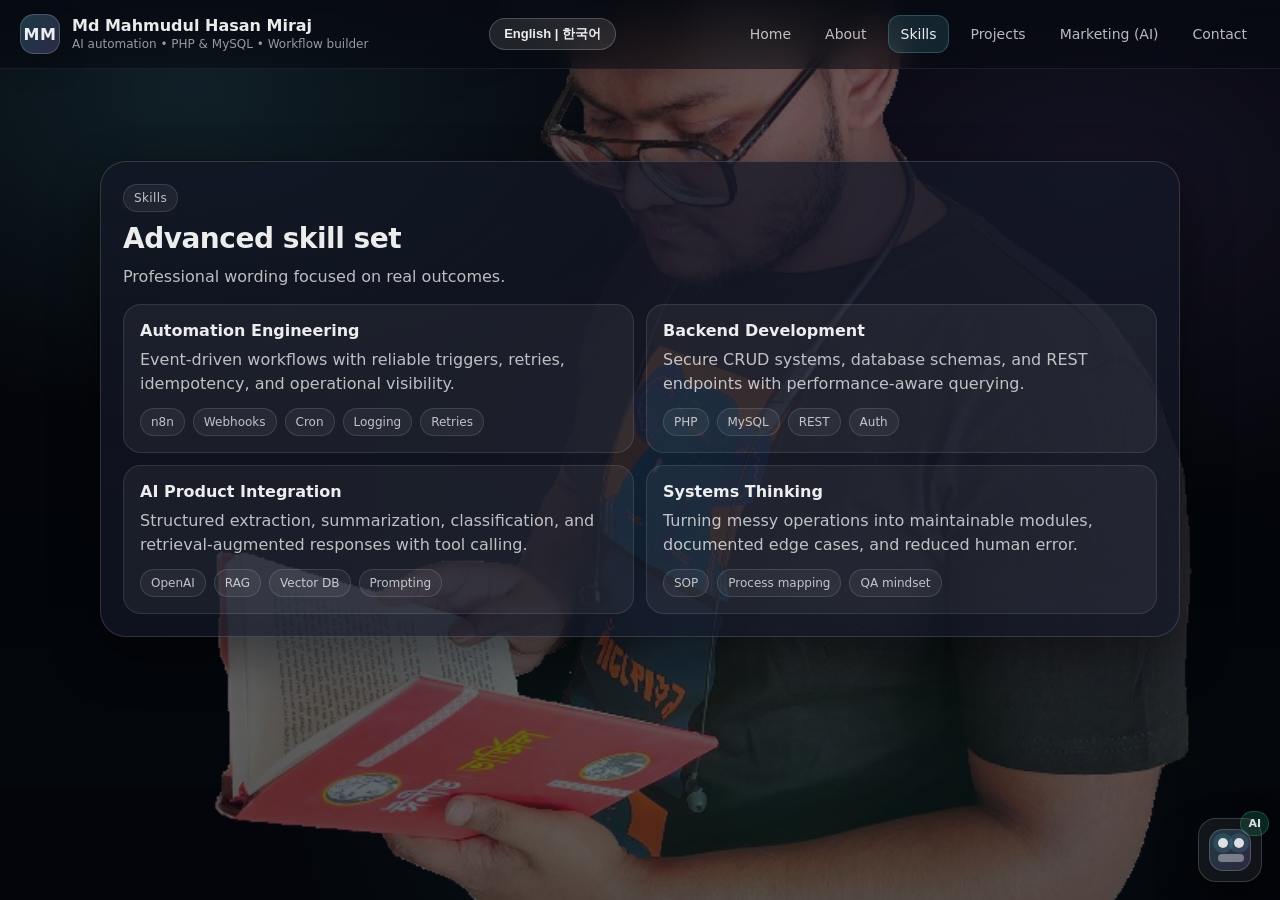
<file: skills.html>
<!DOCTYPE html>
<html lang="en">
<head>
  <meta charset="UTF-8" />
  <meta name="viewport" content="width=device-width, initial-scale=1" />
  <title>Skills • Md Mahmudul Hasan Miraj</title>
  <link rel="stylesheet" href="styles.css" />
</head>
<body>
  <div class="bg"></div>
  <div class="bg2"></div>

  <header class="topbar">
    <a class="brand" href="index.html" aria-label="Go to home">
      <div class="brand-badge">MM</div>
      <div class="brand-text">
        <div class="brand-name">Md Mahmudul Hasan Miraj</div>
        <div class="brand-sub">AI automation • PHP & MySQL • Workflow builder</div>
      </div>
    </a>

    <div class="nav-wrap">
      <button onclick="toggleLanguage()" class="lang-btn">English | 한국어</button>
      <button class="nav-toggle" id="navToggle" aria-label="Open menu" aria-controls="siteNav" aria-expanded="false">
        <span></span><span></span><span></span>
      </button>
    </div>
    
    <nav class="nav" id="siteNav">
      <a href="index.html"><span class="lang-en">Home</span><span class="lang-ko">홈</span></a>
      <a href="about.html"><span class="lang-en">About</span><span class="lang-ko">소개</span></a>
      <a class="active" href="skills.html"><span class="lang-en">Skills</span><span class="lang-ko">기술</span></a>
      <a href="projects.html"><span class="lang-en">Projects</span><span class="lang-ko">프로젝트</span></a>
      <a href="content.html"><span class="lang-en">Marketing (AI)</span><span class="lang-ko">마케팅 (AI)</span></a>
      <a href="contact.html"><span class="lang-en">Contact</span><span class="lang-ko">연락처</span></a>
    </nav>
  </header>

  <main class="container">
    
<section class="card reveal">
  <div class="section-label"><span class="lang-en">Skills</span><span class="lang-ko">보유 기술</span></div>
  <h1 class="page-title"><span class="lang-en">Advanced skill set</span><span class="lang-ko">핵심 역량</span></h1>
  <p class="p muted"><span class="lang-en">Professional wording focused on real outcomes.</span><span class="lang-ko">실무에 즉시 적용 가능한 기술 위주로 구성되어 있습니다.</span></p>

  <div class="skill-grid">
    <div class="skill card-soft reveal">
      <div class="skill-h"><span class="lang-en">Automation Engineering</span><span class="lang-ko">자동화 엔지니어링</span></div>
      <div class="skill-p">
          <span class="lang-en">Event-driven workflows with reliable triggers, retries, idempotency, and operational visibility.</span>
          <span class="lang-ko">이벤트 기반 워크플로우 설계, 안정적인 트리거 및 재시도 로직 구현, 운영 가시성 확보.</span>
      </div>
      <div class="chips"><span class="chip">n8n</span><span class="chip">Webhooks</span><span class="chip">Cron</span><span class="chip">Logging</span><span class="chip">Retries</span></div>
    </div>

    <div class="skill card-soft reveal">
      <div class="skill-h"><span class="lang-en">Backend Development</span><span class="lang-ko">백엔드 개발</span></div>
      <div class="skill-p">
          <span class="lang-en">Secure CRUD systems, database schemas, and REST endpoints with performance-aware querying.</span>
          <span class="lang-ko">보안성을 고려한 CRUD 시스템 구축, 데이터베이스 스키마 설계, REST API 개발 및 쿼리 최적화.</span>
      </div>
      <div class="chips"><span class="chip">PHP</span><span class="chip">MySQL</span><span class="chip">REST</span><span class="chip">Auth</span></div>
    </div>

    <div class="skill card-soft reveal">
      <div class="skill-h"><span class="lang-en">AI Product Integration</span><span class="lang-ko">AI 제품 통합</span></div>
      <div class="skill-p">
          <span class="lang-en">Structured extraction, summarization, classification, and retrieval-augmented responses with tool calling.</span>
          <span class="lang-ko">정형 데이터 추출, 요약, 분류, RAG(검색 증강 생성) 기반 응답 시스템 구축.</span>
      </div>
      <div class="chips"><span class="chip">OpenAI</span><span class="chip">RAG</span><span class="chip">Vector DB</span><span class="chip">Prompting</span></div>
    </div>

    <div class="skill card-soft reveal">
      <div class="skill-h"><span class="lang-en">Systems Thinking</span><span class="lang-ko">시스템적 사고</span></div>
      <div class="skill-p">
          <span class="lang-en">Turning messy operations into maintainable modules, documented edge cases, and reduced human error.</span>
          <span class="lang-ko">복잡한 운영 업무를 유지보수 가능한 모듈로 전환하고, 예외 상황을 문서화하여 인적 오류를 줄입니다.</span>
      </div>
      <div class="chips"><span class="chip">SOP</span><span class="chip">Process mapping</span><span class="chip">QA mindset</span></div>
    </div>
  </div>
</section>

  </main>

  <div class="vr-robot" id="vrRobot" role="button" tabindex="0"><div class="vr-face"><div class="vr-eye"></div><div class="vr-eye"></div><div class="vr-mouth"></div></div><div class="vr-badge">AI</div></div>
  <div class="vr-pop" id="vrPop" aria-live="polite"><div class="vr-pop-title">Hi 👋 I’m Miraj’s assistant</div><div class="vr-pop-sub">Want voice help?</div><div class="vr-pop-actions"><button class="btn btn-primary btn-sm" id="vrYes" type="button">Yes</button><button class="btn btn-ghost btn-sm" id="vrNo" type="button">No</button></div></div>
  <div class="vr-panel" id="vrPanel" aria-hidden="true">
    <div class="vr-panel-card" role="dialog" aria-modal="true" aria-labelledby="vrTitle">
      <div class="vr-panel-head">
        <div><div class="vr-title" id="vrTitle">Miraj’s Voice Receptionist</div><div class="vr-sub">Ask anything • If you want to hire, I’ll collect details</div></div>
        <button class="vr-x" id="vrClose" type="button">✕</button>
      </div>
      <div class="vr-log" id="vrLog"></div>
      <div class="vr-row">
        <button class="vr-btn" id="vrTalk" type="button">🎙️ Talk</button>
        <button class="vr-btn" id="vrStop" type="button">⏹ Stop</button>
        <button class="vr-btn vr-ghost" id="vrVoiceToggle" type="button">🔊 Voice: ON</button>
        <button class="vr-btn vr-ghost" id="vrReset" type="button">↺ Reset</button>
      </div>
      <form class="vr-form" id="vrForm">
        <div class="vr-grid">
          <input class="vr-in" name="name" id="vrName" placeholder="Your name" required />
          <input class="vr-in" name="email" id="vrEmail" placeholder="Your email" type="email" required />
          <input class="vr-in" name="budget" id="vrBudget" placeholder="Budget (optional)" />
        </div>
        <textarea class="vr-in vr-ta" name="message" id="vrMessage" placeholder="What do you need? (project details)" required></textarea>
        <input type="hidden" name="source" value="Portfolio Voice Receptionist" />
        <input type="hidden" name="page" id="vrPage" />
        <button class="vr-send" type="submit">Send to Miraj (Email)</button>
        <div class="vr-note" id="vrNote"></div>
      </form>
    </div>
  </div>

  <script src="app.js"></script>
  <script src="voice-bot.js"></script>
</body>
</html>
</file>
<file: styles.css>
:root{
  --bg: #070A12;
  --card: rgba(20, 24, 40, .72);
  --card2: rgba(255,255,255,.06);
  --stroke: rgba(255,255,255,.14);
  --text: rgba(255,255,255,.92);
  --muted: rgba(255,255,255,.72);
  --muted2: rgba(255,255,255,.58);
  --shadow: 0 18px 50px rgba(0,0,0,.45);
  --radius: 18px;
  --radius2: 26px;
  --max: 1080px;
  --brand1: #6EE7FF;
  --brand2: #A78BFA;
  --brand3: #34D399;
}

*{ box-sizing:border-box; }
html,body{ height:100%; }
body{
  margin:0;
  font-family: ui-sans-serif, system-ui, -apple-system, Segoe UI, Roboto, Helvetica, Arial, "Apple Color Emoji","Segoe UI Emoji";
  color: var(--text);
  background: var(--bg);
  overflow-x:hidden;
}

/* Background layer */
.bg{
  position: fixed;
  inset: 0;
  z-index: -2;
  background:
    radial-gradient(900px 600px at 15% 10%, rgba(110,231,255,.18), transparent 55%),
    radial-gradient(900px 600px at 85% 20%, rgba(167,139,250,.16), transparent 55%),
    radial-gradient(900px 600px at 60% 90%, rgba(52,211,153,.12), transparent 55%),
    linear-gradient(180deg, rgba(7,10,18,.62), rgba(7,10,18,.86));
}
.bg::after{
  content:"";
  position:absolute;
  inset:0;
  background: url('bg-hero.jpg') center/cover no-repeat;
  opacity: .34; 
  filter: saturate(1.05) contrast(1.05);
  z-index:-1;
}
.bg::before{
  content:"";
  position:absolute;
  inset:-40px;
  background: radial-gradient(circle at 50% 50%, rgba(255,255,255,.07), transparent 55%);
  filter: blur(28px);
  opacity:.40;
}

.container{
  width: min(var(--max), calc(100% - 40px));
  margin: 0 auto;
  padding: 92px 0 70px;
}

/* Top bar */
.topbar{
  position: sticky;
  top: 0;
  z-index: 50;
  backdrop-filter: blur(14px);
  background: linear-gradient(180deg, rgba(7,10,18,.88), rgba(7,10,18,.55));
  border-bottom: 1px solid rgba(255,255,255,.08);
  display:flex;
  align-items:center;
  justify-content:space-between;
  padding: 14px 20px;
}
.brand{
  display:flex; gap:12px; align-items:center;
  text-decoration:none;
  color: var(--text);
}
.brand-badge{
  width:40px; height:40px;
  display:grid; place-items:center;
  border-radius: 14px;
  background: linear-gradient(135deg, rgba(110,231,255,.22), rgba(167,139,250,.22));
  border: 1px solid rgba(255,255,255,.18);
  box-shadow: 0 10px 30px rgba(0,0,0,.25);
  font-weight:800;
  letter-spacing:.5px;
}
.brand-name{ font-weight:800; line-height:1.1; }
.brand-sub{ font-size:12px; color: var(--muted2); margin-top:2px; }

/* Nav */
.nav-wrap{ display: flex; align-items: center; gap: 12px; }
.nav{
  display:flex;
  gap: 8px;
  align-items:center;
}
.nav a{
  text-decoration:none;
  color: var(--muted);
  font-size: 14px;
  padding: 10px 12px;
  border-radius: 12px;
  border: 1px solid transparent;
  transition: transform .12s ease, background .12s ease, border-color .12s ease;
}
.nav a:hover{
  background: rgba(255,255,255,.06);
  border-color: rgba(255,255,255,.10);
  transform: translateY(-1px);
}
.nav a.active{
  color: var(--text);
  background: rgba(110,231,255,.12);
  border-color: rgba(110,231,255,.22);
}

.nav-toggle{
  display:none;
  width:44px; height:44px;
  border-radius: 14px;
  border: 1px solid rgba(255,255,255,.16);
  background: rgba(255,255,255,.06);
  color: var(--text);
  cursor:pointer;
}
.nav-toggle span{
  display:block;
  width:18px; height:2px;
  background: rgba(255,255,255,.86);
  margin: 4px auto;
  border-radius: 99px;
}

/* Cards */
.card{
  background: var(--card);
  border: 1px solid var(--stroke);
  border-radius: var(--radius2);
  box-shadow: var(--shadow);
  padding: 22px;
}
.card-soft{
  background: rgba(255,255,255,.05);
  border: 1px solid rgba(255,255,255,.10);
  border-radius: var(--radius);
  padding: 16px;
}

.section-label{
  display:inline-flex;
  align-items:center;
  gap: 10px;
  padding: 6px 10px;
  border-radius: 999px;
  background: rgba(255,255,255,.06);
  border: 1px solid rgba(255,255,255,.12);
  color: var(--muted);
  font-size: 12px;
  letter-spacing: .4px;
}

.h1{
  margin: 14px 0 12px;
  font-size: clamp(28px, 4vw, 44px);
  line-height: 1.08;
  letter-spacing: -.8px;
}
.h2{
  margin: 10px 0 8px;
  font-size: 18px;
  letter-spacing: -.2px;
}
.h3{ font-weight: 800; margin-bottom: 8px; }
.grad{
  background: linear-gradient(90deg, var(--brand1), var(--brand2));
  -webkit-background-clip:text;
  background-clip:text;
  color: transparent;
}
.p{ margin: 10px 0; color: var(--text); line-height: 1.55; }
.muted{ color: var(--muted); }
.page-title{
  margin: 10px 0 8px;
  font-size: 28px;
  letter-spacing: -.5px;
}

.pill{
  display:inline-flex; align-items:center; gap:10px;
  border-radius:999px;
  padding: 7px 12px;
  border: 1px solid rgba(255,255,255,.14);
  background: rgba(255,255,255,.06);
  color: var(--muted);
  font-size: 13px;
}
.dot{ width:8px; height:8px; border-radius:99px; background: var(--brand3); box-shadow: 0 0 0 6px rgba(52,211,153,.16); }

.chips{ display:flex; gap:8px; flex-wrap:wrap; margin-top: 12px; }
.chip{
  font-size: 12px;
  padding: 6px 10px;
  border-radius: 999px;
  border: 1px solid rgba(255,255,255,.12);
  background: rgba(255,255,255,.05);
  color: var(--muted);
}

/* Buttons */
.btn{
  display:inline-flex; align-items:center; justify-content:center;
  gap:8px;
  padding: 11px 14px;
  border-radius: 14px;
  border: 1px solid rgba(255,255,255,.14);
  text-decoration:none;
  cursor:pointer;
  color: var(--text);
  background: rgba(255,255,255,.06);
  transition: transform .12s ease, background .12s ease, border-color .12s ease;
  font-weight:700;
  font-size: 14px;
}
.btn:hover{ transform: translateY(-1px); background: rgba(255,255,255,.08); }
.btn:active{ transform: translateY(0px); }
.btn-primary{
  background: linear-gradient(135deg, rgba(110,231,255,.22), rgba(167,139,250,.22));
  border-color: rgba(110,231,255,.25);
}
.btn-ghost{ background: rgba(255,255,255,.04); }
.btn-sm{ padding: 8px 12px; border-radius: 12px; font-size: 13px; }

/* Layout blocks */
.hero{
  display:grid;
  grid-template-columns: 1.35fr .85fr;
  gap: 18px;
  align-items:start;
}
.hero-right{ position: sticky; top: 90px; }
.hero-left{ overflow:hidden; }
.cta{ display:flex; gap:10px; flex-wrap:wrap; margin-top: 12px; }
.grid-3{
  margin-top: 18px;
  display:grid;
  grid-template-columns: repeat(3, 1fr);
  gap: 14px;
}
.grid-2{
  margin-top: 14px;
  display:grid;
  grid-template-columns: repeat(2, 1fr);
  gap: 14px;
}

/* Profile card */
.profile-card .profile-top{ display:flex; align-items:center; gap:12px; margin-top: 12px; }
.avatar{
  width:52px; height:52px;
  border-radius: 18px;
  border: 1px solid rgba(255,255,255,.18);
  background: rgba(255,255,255,.06);
  display:grid; place-items:center;
  font-weight: 900;
}
.profile-name{ font-weight: 900; }
.profile-sub{ font-size: 13px; color: var(--muted2); margin-top: 3px; }
.mini-grid{
  display:grid;
  grid-template-columns: repeat(2, 1fr);
  gap: 10px;
  margin-top: 14px;
}
.mini{ padding: 12px; }
.mini-k{ font-size: 12px; color: var(--muted2); }
.mini-v{ margin-top: 6px; font-weight: 800; line-height: 1.2; }

.hint{
  margin-top: 14px;
  padding: 12px 14px;
  border-radius: 16px;
  border: 1px dashed rgba(255,255,255,.20);
  color: var(--muted);
  background: rgba(255,255,255,.03);
}

/* Lists */
.list{ margin: 10px 0 0; padding-left: 18px; color: var(--muted); line-height: 1.6; }
.list li{ margin: 6px 0; }

/* Skills / Projects / Content grids */
.skill-grid{
  margin-top: 14px;
  display:grid;
  grid-template-columns: repeat(2, 1fr);
  gap: 12px;
}
.skill-h{ font-weight: 900; }
.skill-p{ margin-top: 8px; color: var(--muted); line-height: 1.5; }

.project-grid{
  margin-top: 14px;
  display:grid;
  grid-template-columns: repeat(2, 1fr);
  gap: 12px;
}
.project-h{ font-weight: 900; line-height: 1.25; }
.project-p{ margin-top: 8px; color: var(--muted); line-height: 1.5; }

.content-grid{
  margin-top: 14px;
  display:grid;
  grid-template-columns: repeat(2, 1fr);
  gap: 12px;
}
.content-card{ padding: 14px; }
.content-media video{
  width: 100%;
  border-radius: 14px;
  border: 1px solid rgba(255,255,255,.12);
  background: rgba(0,0,0,.35);
}
.content-body{ margin-top: 12px; }
.content-title{ font-weight: 900; }
.content-sub{ margin-top: 6px; color: var(--muted2); font-size: 13px; }

.note-box{
  margin-top: 14px;
  padding: 14px 16px;
  border-radius: 16px;
  background: rgba(110,231,255,.08);
  border: 1px solid rgba(110,231,255,.18);
  color: var(--muted);
}

/* Contact */
.contact-form{ margin-top: 14px; }
.contact-form input, .contact-form textarea{
  width:100%;
  margin-top: 10px;
}

/* Inputs shared */
.vr-in{
  width:100%;
  padding: 12px 12px;
  border-radius: 14px;
  border: 1px solid rgba(255,255,255,.14);
  background: rgba(255,255,255,.05);
  color: var(--text);
  outline: none;
}
.vr-in::placeholder{ color: rgba(255,255,255,.45); }
.vr-ta{ min-height: 120px; resize: vertical; }

/* Reveal animation */
.reveal{
  opacity: 0;
  transform: translateY(10px);
  transition: opacity .5s ease, transform .5s ease;
}
.reveal.is-in{
  opacity: 1;
  transform: translateY(0px);
}

/* Mobile nav */
@media (max-width: 900px){
  .hero{ grid-template-columns: 1fr; }
  .hero-right{ position: static; }
  .grid-3{ grid-template-columns: 1fr; }
  .grid-2{ grid-template-columns: 1fr; }
  .skill-grid{ grid-template-columns: 1fr; }
  .project-grid{ grid-template-columns: 1fr; }
  .content-grid{ grid-template-columns: 1fr; }

  .nav-toggle{ display:block; }
  .nav{
    position: absolute;
    right: 14px;
    top: 68px;
    width: min(92vw, 360px);
    padding: 10px;
    border-radius: 18px;
    background: rgba(7,10,18,.90);
    border: 1px solid rgba(255,255,255,.12);
    box-shadow: 0 30px 70px rgba(0,0,0,.55);
    display:none;
    flex-direction: column;
    align-items: stretch;
    gap: 6px;
  }
  .nav.is-open{ display:flex; }
  .nav a{ width: 100%; }
}

/* Voice Robot */
.vr-robot{
  position: fixed;
  right: 18px;
  bottom: 18px;
  width: 64px;
  height: 64px;
  border-radius: 18px;
  background: rgba(255,255,255,.06);
  border: 1px solid rgba(255,255,255,.16);
  box-shadow: 0 18px 40px rgba(0,0,0,.45);
  display:grid;
  place-items:center;
  cursor:pointer;
  z-index: 200;
  user-select:none;
}
.vr-face{
  width: 42px; height: 42px;
  border-radius: 14px;
  background: linear-gradient(135deg, rgba(110,231,255,.18), rgba(167,139,250,.18));
  border: 1px solid rgba(255,255,255,.18);
  display:grid;
  grid-template-columns: 1fr 1fr;
  grid-template-rows: 1fr 1fr;
  gap: 6px;
  padding: 8px;
}
.vr-eye{
  width: 10px; height: 10px;
  border-radius: 99px;
  background: rgba(255,255,255,.85);
  box-shadow: 0 0 0 5px rgba(110,231,255,.12);
}
.vr-mouth{
  grid-column: 1 / span 2;
  height: 8px;
  border-radius: 99px;
  background: rgba(255,255,255,.38);
}
.vr-badge{
  position:absolute;
  top: -8px; right: -8px;
  font-size: 11px;
  padding: 5px 7px;
  border-radius: 999px;
  background: rgba(52,211,153,.16);
  border: 1px solid rgba(52,211,153,.26);
  color: rgba(255,255,255,.85);
  font-weight: 900;
}

/* Consent popup */
.vr-pop{
  position: fixed;
  right: 96px;
  bottom: 26px;
  width: min(320px, calc(100% - 150px));
  border-radius: 18px;
  background: rgba(7,10,18,.92);
  border: 1px solid rgba(255,255,255,.14);
  box-shadow: 0 18px 50px rgba(0,0,0,.55);
  padding: 14px;
  z-index: 201;
  transform: translateY(12px);
  opacity: 0;
  pointer-events:none;
  transition: opacity .18s ease, transform .18s ease;
}
.vr-pop.is-show{
  opacity: 1;
  transform: translateY(0px);
  pointer-events:auto;
}
.vr-pop-title{ font-weight: 900; }
.vr-pop-sub{ margin-top: 6px; color: var(--muted); font-size: 13px; }
.vr-pop-actions{ margin-top: 10px; display:flex; gap:8px; justify-content:flex-end; }

/* Panel */
.vr-panel{
  position: fixed;
  inset: 0;
  background: rgba(0,0,0,.45);
  display:none;
  align-items:flex-end;
  justify-content:flex-end;
  padding: 18px;
  z-index: 220;
}
.vr-panel.is-open{ display:flex; }
.vr-panel-card{
  width: min(520px, 100%);
  border-radius: 22px;
  background: rgba(7,10,18,.92);
  border: 1px solid rgba(255,255,255,.14);
  box-shadow: 0 30px 80px rgba(0,0,0,.65);
  overflow:hidden;
}
.vr-panel-head{
  display:flex;
  align-items:flex-start;
  justify-content:space-between;
  gap: 10px;
  padding: 14px 14px 10px;
  border-bottom: 1px solid rgba(255,255,255,.10);
}
.vr-title{ font-weight: 900; }
.vr-sub{ margin-top: 4px; color: var(--muted); font-size: 13px; }
.vr-x{
  width: 42px; height: 42px;
  border-radius: 14px;
  border: 1px solid rgba(255,255,255,.14);
  background: rgba(255,255,255,.06);
  color: var(--text);
  cursor:pointer;
}
.vr-log{
  max-height: 220px;
  overflow:auto;
  padding: 12px 14px;
  display:flex;
  flex-direction:column;
  gap: 10px;
}
.vr-bubble{
  padding: 10px 12px;
  border-radius: 16px;
  border: 1px solid rgba(255,255,255,.12);
  background: rgba(255,255,255,.05);
  color: var(--text);
  width: fit-content;
  max-width: 92%;
  line-height: 1.45;
  font-size: 14px;
}
.vr-bubble.me{
  margin-left:auto;
  background: rgba(110,231,255,.10);
  border-color: rgba(110,231,255,.18);
}
.vr-row{
  display:flex;
  gap: 8px;
  flex-wrap:wrap;
  padding: 0 14px 12px;
}
.vr-btn{
  padding: 10px 12px;
  border-radius: 14px;
  border: 1px solid rgba(255,255,255,.14);
  background: rgba(255,255,255,.06);
  color: var(--text);
  cursor:pointer;
  font-weight: 800;
}
.vr-btn.vr-ghost{ background: rgba(255,255,255,.04); }

.vr-form{
  padding: 14px;
  border-top: 1px solid rgba(255,255,255,.10);
}
.vr-grid{
  display:grid;
  grid-template-columns: 1fr 1fr 1fr;
  gap: 10px;
}
.vr-send{
  width: 100%;
  margin-top: 10px;
  padding: 12px 14px;
  border-radius: 16px;
  border: 1px solid rgba(110,231,255,.22);
  background: linear-gradient(135deg, rgba(110,231,255,.20), rgba(167,139,250,.20));
  color: var(--text);
  cursor:pointer;
  font-weight: 900;
}
.vr-note{ margin-top: 10px; color: var(--muted); font-size: 13px; }

@media (max-width: 520px){
  .vr-pop{ right: 18px; bottom: 96px; width: calc(100% - 36px); }
  .vr-grid{ grid-template-columns: 1fr; }
}

.profile-photo{
  width: 100%;
  aspect-ratio: 16 / 10;
  border-radius: 18px;
  border: 1px solid rgba(255,255,255,.14);
  overflow:hidden;
  background: rgba(255,255,255,.04);
  margin-top: 14px;
}
.profile-photo img{
  width: 100%;
  height: 100%;
  object-fit: cover;
  display:block;
  filter: saturate(1.05) contrast(1.05);
  opacity: .95;
}

.bg2{
  position: fixed;
  inset: 0;
  z-index: -3;
  background: url('bg-hero.jpg') center/cover no-repeat;
  opacity: .16;
  filter: saturate(1.05) contrast(1.05);
}

/* --- PROJECT IMAGES --- */
.project-media {
  width: 100%;
  border-radius: 12px;
  overflow: hidden;
  margin-bottom: 14px;
  border: 1px solid rgba(255,255,255,0.1);
  background: rgba(0,0,0,0.2);
}
.project-media img {
  width: 100%;
  height: auto;
  display: block;
  transition: transform 0.3s ease;
}
.card-soft:hover .project-media img {
  transform: scale(1.02);
}

/* --- KOREAN TRANSLATION TOGGLE --- */
.lang-btn {
  background: rgba(255,255,255,.1);
  border: 1px solid rgba(255,255,255,.2);
  padding: 6px 14px;
  border-radius: 20px;
  cursor: pointer;
  color: var(--text);
  font-size: 13px;
  font-weight: 700;
  transition: all 0.2s ease;
  display: flex;
  align-items: center;
  gap: 6px;
}
.lang-btn:hover {
  background: rgba(255,255,255,.2);
  transform: translateY(-1px);
}

.visa-badge-container {
  display: flex;
  flex-wrap: wrap;
  gap: 8px;
  margin: 16px 0 20px;
}
.visa-badge {
  display: inline-flex;
  align-items: center;
  padding: 6px 12px;
  border-radius: 8px;
  font-size: 13px;
  font-weight: 700;
  border: 1px solid;
}
.visa-badge.location {
  background-color: rgba(52, 211, 153, 0.15);
  color: #6ee7b7;
  border-color: rgba(52, 211, 153, 0.3);
}
.visa-badge.visa {
  background-color: rgba(110, 231, 255, 0.15);
  color: #93c5fd;
  border-color: rgba(110, 231, 255, 0.3);
}

/* Default state: Hide Korean */
.lang-ko { display: none; }
</file>
